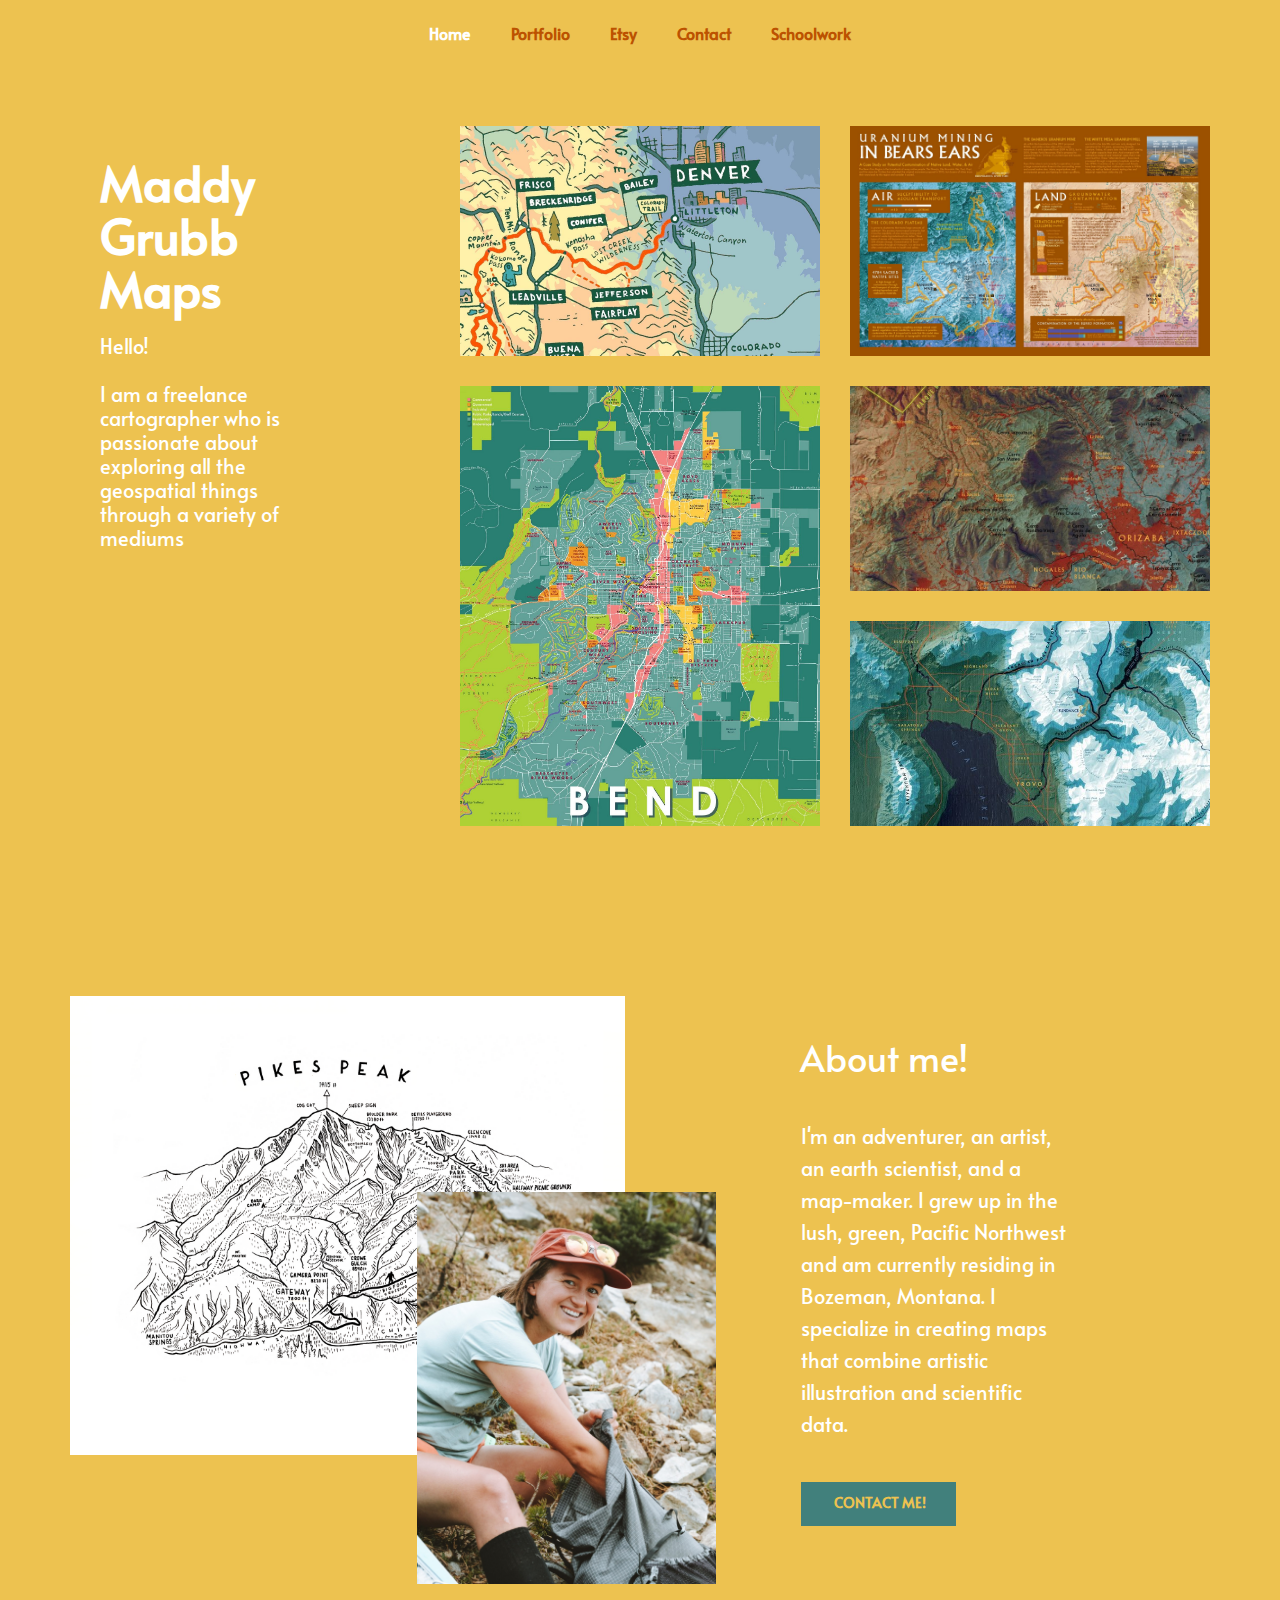
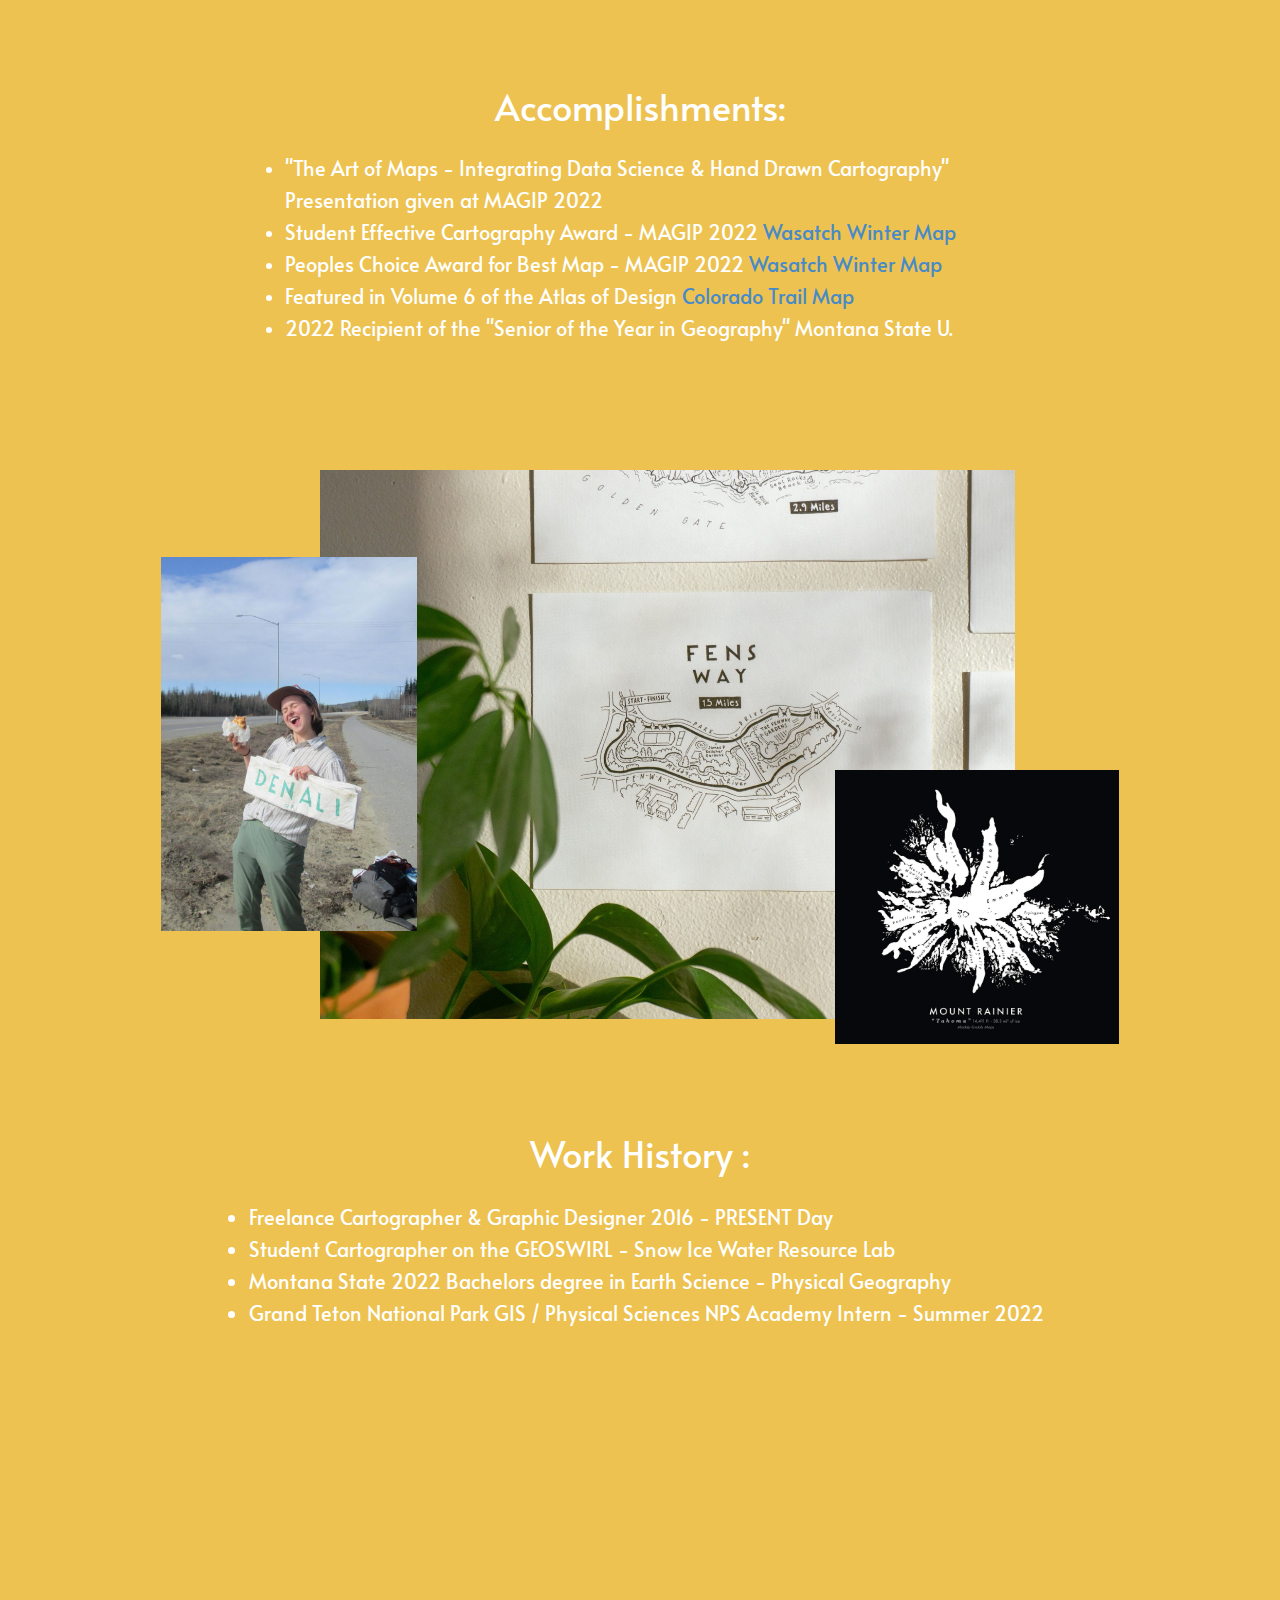
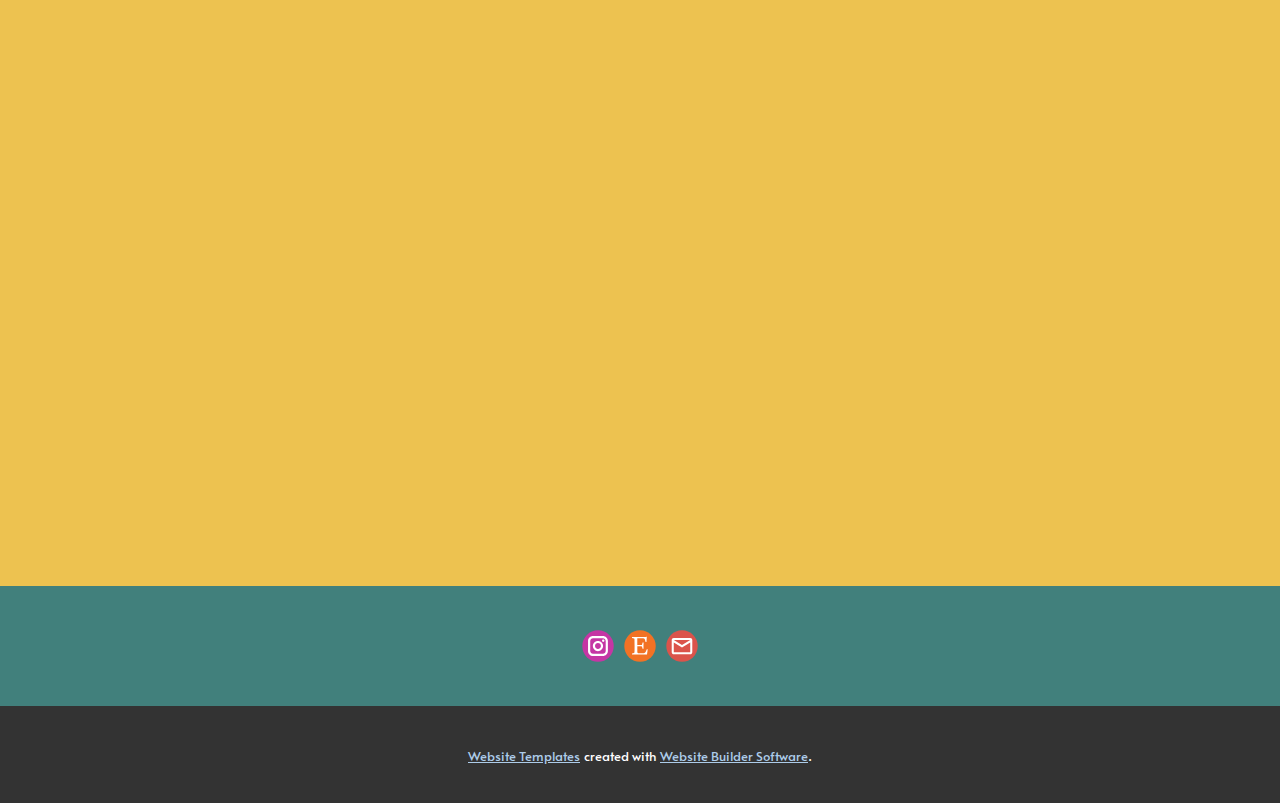
<file: index.html>
<!DOCTYPE html>
<html style="font-size: 16px;" lang="en">
  <head>
    <meta name="viewport" content="width=device-width, initial-scale=1.0">
    <meta charset="utf-8">
    <meta name="keywords" content="MaddyGrubbMaps, About me!, Other Work:">
    <meta name="description" content="">
    <meta name="page_type" content="np-template-header-footer-from-plugin">
    <title>Home</title>
    <link rel="stylesheet" href="nicepage.css" media="screen">
<link rel="stylesheet" href="Home.css" media="screen">
    <script class="u-script" type="text/javascript" src="jquery.js" defer=""></script>
    <script class="u-script" type="text/javascript" src="nicepage.js" defer=""></script>
    <meta name="generator" content="Nicepage 4.9.5, nicepage.com">
    <link id="u-theme-google-font" rel="stylesheet" href="https://fonts.googleapis.com/css?family=Roboto:100,100i,300,300i,400,400i,500,500i,700,700i,900,900i|Open+Sans:300,300i,400,400i,500,500i,600,600i,700,700i,800,800i">
    <link id="u-page-google-font" rel="stylesheet" href="https://fonts.googleapis.com/css?family=Alata:400">
    
    
    
    
    
    
    
    
    
    <script type="application/ld+json">{
		"@context": "http://schema.org",
		"@type": "Organization",
		"name": "Site1",
		"sameAs": [
				"https://www.instagram.com/maddy_grubb_maps/",
				"https://www.etsy.com/shop/MaddyGrubbMaps",
				"mailto:maddygrubbmaps@gmail.com"
		]
}</script>
    <meta name="theme-color" content="#478ac9">
    <meta property="og:title" content="Home">
    <meta property="og:description" content="">
    <meta property="og:type" content="website">
  </head>
  <body data-home-page="Home.html" data-home-page-title="Home" class="u-body u-xl-mode"><header class="u-clearfix u-custom-color-2 u-header u-sticky u-sticky-a775 u-header" id="sec-a639"><div class="u-clearfix u-sheet u-sheet-1">
        <nav class="u-align-center u-menu u-menu-dropdown u-offcanvas u-menu-1" data-position="">
          <div class="menu-collapse u-custom-font" style="font-size: 1rem; letter-spacing: 0px; font-family: Alata; font-weight: 700;">
            <a class="u-button-style u-custom-left-right-menu-spacing u-custom-padding-bottom u-custom-text-active-color u-custom-text-color u-custom-text-hover-color u-custom-top-bottom-menu-spacing u-nav-link u-text-active-palette-1-base u-text-hover-palette-2-base" href="#">
              <svg class="u-svg-link" viewBox="0 0 24 24"><use xmlns:xlink="http://www.w3.org/1999/xlink" xlink:href="#menu-hamburger"></use></svg>
              <svg class="u-svg-content" version="1.1" id="menu-hamburger" viewBox="0 0 16 16" x="0px" y="0px" xmlns:xlink="http://www.w3.org/1999/xlink" xmlns="http://www.w3.org/2000/svg"><g><rect y="1" width="16" height="2"></rect><rect y="7" width="16" height="2"></rect><rect y="13" width="16" height="2"></rect>
</g></svg>
            </a>
          </div>
          <div class="u-custom-menu u-nav-container">
            <ul class="u-custom-font u-nav u-unstyled u-nav-1"><li class="u-nav-item"><a class="u-button-style u-nav-link u-text-active-white u-text-custom-color-3 u-text-hover-custom-color-3" href="Home.html" style="padding: 10px 20px;">Home</a>
</li><li class="u-nav-item"><a class="u-button-style u-nav-link u-text-active-white u-text-custom-color-3 u-text-hover-custom-color-3" href="Portfolio.html" style="padding: 10px 20px;">Portfolio</a>
</li><li class="u-nav-item"><a class="u-button-style u-nav-link u-text-active-white u-text-custom-color-3 u-text-hover-custom-color-3" href="https://www.etsy.com/shop/MaddyGrubbMaps?ref=seller-platform-mcnav" target="_blank" style="padding: 10px 20px;">Etsy</a>
</li><li class="u-nav-item"><a class="u-button-style u-nav-link u-text-active-white u-text-custom-color-3 u-text-hover-custom-color-3" href="Contact.html" style="padding: 10px 20px;">Contact</a>
</li><li class="u-nav-item"><a class="u-button-style u-nav-link u-text-active-white u-text-custom-color-3 u-text-hover-custom-color-3" href="Schoolwork.html" style="padding: 10px 20px;">Schoolwork</a>
</li></ul>
          </div>
          <div class="u-custom-menu u-nav-container-collapse">
            <div class="u-black u-container-style u-inner-container-layout u-opacity u-opacity-95 u-sidenav">
              <div class="u-inner-container-layout u-sidenav-overflow">
                <div class="u-menu-close"></div>
                <ul class="u-align-center u-nav u-popupmenu-items u-unstyled u-nav-2"><li class="u-nav-item"><a class="u-button-style u-nav-link" href="Home.html" style="padding: 10px 20px;">Home</a>
</li><li class="u-nav-item"><a class="u-button-style u-nav-link" href="Portfolio.html" style="padding: 10px 20px;">Portfolio</a>
</li><li class="u-nav-item"><a class="u-button-style u-nav-link" href="https://www.etsy.com/shop/MaddyGrubbMaps?ref=seller-platform-mcnav" target="_blank" style="padding: 10px 20px;">Etsy</a>
</li><li class="u-nav-item"><a class="u-button-style u-nav-link" href="Contact.html" style="padding: 10px 20px;">Contact</a>
</li><li class="u-nav-item"><a class="u-button-style u-nav-link" href="Schoolwork.html" style="padding: 10px 20px;">Schoolwork</a>
</li></ul>
              </div>
            </div>
            <div class="u-black u-menu-overlay u-opacity u-opacity-70"></div>
          </div>
        </nav>
      </div></header>
    <section class="u-clearfix u-custom-color-2 u-section-1" id="carousel_cab1">
      <div class="u-clearfix u-sheet u-sheet-1">
        <div class="u-clearfix u-expanded-width u-gutter-30 u-layout-wrap u-layout-wrap-1">
          <div class="u-layout">
            <div class="u-layout-row">
              <div class="u-size-20 u-size-60-md">
                <div class="u-layout-col">
                  <div class="u-align-left u-container-style u-layout-cell u-shape-rectangle u-size-60 u-layout-cell-1">
                    <div class="u-container-layout u-container-layout-1">
                      <h2 class="u-subtitle u-text u-text-1">Maddy<br>Grubb<br>Maps<br>
                      </h2>
                      <h5 class="u-custom-font u-text u-text-body-alt-color u-text-2">Hello!<br>
                        <br>I am a freelance cartographer who is passionate about exploring all the geospatial things through a variety of mediums
                      </h5>
                    </div>
                  </div>
                </div>
              </div>
              <div class="u-size-40 u-size-60-md">
                <div class="u-layout-col">
                  <div class="u-size-20">
                    <div class="u-layout-row">
                      <div class="u-container-style u-image u-layout-cell u-size-30 u-image-1" data-image-width="1440" data-image-height="1080">
                        <div class="u-container-layout u-container-layout-2"></div>
                      </div>
                      <div class="u-container-style u-image u-layout-cell u-size-30 u-image-2" data-image-width="1600" data-image-height="1035">
                        <div class="u-container-layout u-container-layout-3"></div>
                      </div>
                    </div>
                  </div>
                  <div class="u-size-40">
                    <div class="u-layout-row">
                      <div class="u-size-30">
                        <div class="u-layout-col">
                          <div class="u-container-style u-image u-layout-cell u-size-60 u-image-3" data-image-width="1321" data-image-height="1600">
                            <div class="u-container-layout u-container-layout-4"></div>
                          </div>
                        </div>
                      </div>
                      <div class="u-size-30">
                        <div class="u-layout-col">
                          <div class="u-container-style u-image u-layout-cell u-size-30 u-image-4" data-image-width="1421" data-image-height="1600">
                            <div class="u-container-layout u-container-layout-5"></div>
                          </div>
                          <div class="u-container-style u-image u-layout-cell u-size-30 u-image-5" data-image-width="800" data-image-height="1600">
                            <div class="u-container-layout u-container-layout-6"></div>
                          </div>
                        </div>
                      </div>
                    </div>
                  </div>
                </div>
              </div>
            </div>
          </div>
        </div>
      </div>
    </section>
    <section class="u-clearfix u-custom-color-2 u-section-2" id="sec-63b0">
      <div class="u-clearfix u-sheet u-sheet-1"></div>
    </section>
    <section class="u-align-center u-clearfix u-custom-color-2 u-section-3" id="sec-7ba8">
      <div class="u-clearfix u-sheet u-sheet-1">
        <div class="u-clearfix u-expanded-width u-gutter-0 u-layout-wrap u-layout-wrap-1">
          <div class="u-layout">
            <div class="u-layout-row">
              <div class="u-container-style u-layout-cell u-left-cell u-size-34 u-layout-cell-1">
                <div class="u-container-layout u-container-layout-1">
                  <img class="u-image u-image-1" src="images/Pikes_Peak_Ink_Final1.png" data-image-width="1600" data-image-height="1600">
                  <img alt="" class="u-align-left u-image u-image-default u-image-2" data-image-width="3098" data-image-height="3872" src="images/SkiingtheBlaze2021-31.jpeg">
                </div>
              </div>
              <div class="u-align-left u-container-style u-layout-cell u-right-cell u-size-26 u-layout-cell-2">
                <div class="u-container-layout u-container-layout-2">
                  <h2 class="u-text u-text-1">About me!</h2>
                  <p class="u-text u-text-body-alt-color u-text-2">I'm an adventurer, an artist, an earth scientist, and a map-maker. I grew up in the lush, green, Pacific Northwest and am currently residing in Bozeman, Montana. I specialize in creating maps that combine artistic illustration and scientific data.&nbsp;</p>
                  <a href="" class="u-border-none u-btn u-button-style u-custom-font u-hover-palette-4-dark-1 u-palette-4-dark-2 u-text-custom-color-2 u-text-hover-white u-btn-1"><span class="u-icon"></span>&nbsp;CONTACT ME!
                  </a>
                </div>
              </div>
            </div>
          </div>
        </div>
      </div>
    </section>
    <section class="u-clearfix u-custom-color-2 u-section-4" id="sec-12c4">
      <div class="u-clearfix u-sheet u-sheet-1">
        <h2 class="u-align-center u-text u-text-1">Accomplishments:</h2>
        <ul class="u-custom-font u-text u-text-white u-text-2">
          <li>
            <span style="font-size: 20px;">"The Art of Maps - Integrating Data Science &amp; Hand Drawn Cartography" Presentation given at MAGIP 2022</span>
          </li>
          <li>
            <span style="font-size: 1.25rem;">Student Effective Cartography Award - MAGIP 2022 <a href="https://maddygrubbmaps.github.io/Portfolio.html#&amp;gid=6&amp;pid=5" class="u-active-none u-border-none u-btn u-button-link u-button-style u-hover-none u-none u-text-palette-1-base u-btn-1" target="_blank">Wasatch Winter Map</a>
            </span>
          </li>
          <li>
            <span style="font-size: 1.25rem;">Peoples Choice Award for Best Map ​- MAGIP 2022 <a href="https://maddygrubbmaps.github.io/Portfolio.html#&amp;gid=6&amp;pid=5" class="u-active-none u-border-none u-btn u-button-link u-button-style u-hover-none u-none u-text-palette-1-base u-btn-2" target="_blank">Wasatch Winter Map</a>
            </span>
          </li>
          <li>
            <span style="font-size: 1.25rem;">Featured in Volume 6 of the Atlas of Design <a href="https://maddygrubbmaps.github.io/Portfolio.html#&amp;gid=2&amp;pid=2" class="u-active-none u-border-none u-btn u-button-link u-button-style u-hover-none u-none u-text-palette-1-base u-btn-3" target="_blank">Colorado Trail Map</a>
            </span>
          </li>
          <li>
            <span style="font-size: 1.25rem;">2022 Recipient of the "Senior of the Year in Geography" Montana State U.</span>
          </li>
        </ul>
      </div>
    </section>
    <section class="u-clearfix u-custom-color-2 u-section-5" id="carousel_b71c">
      <div class="u-clearfix u-sheet u-sheet-1">
        <img class="u-image u-image-default u-image-1" src="images/IMG_1443.jpeg" alt="" data-image-width="1600" data-image-height="1067">
        <img class="u-image u-image-default u-image-2" src="images/rainier_black.jpeg" alt="" data-image-width="1600" data-image-height="1599">
        <img class="u-image u-image-default u-image-3" src="images/IMG_0798.jpeg" alt="" data-image-width="1600" data-image-height="1200">
      </div>
    </section>
    <section class="u-clearfix u-custom-color-2 u-section-6" id="sec-179d">
      <div class="u-clearfix u-sheet u-sheet-1">
        <h2 class="u-align-center u-text u-text-1">Work History :</h2>
        <ul class="u-custom-font u-text u-text-white u-text-2">
          <li>Freelance Cartographer &amp; Graphic Designer 2016 - PRESENT Day</li>
          <li>Student Cartographer on the GEOSWIRL - Snow Ice Water Resource Lab</li>
          <li>Montana State 2022 Bachelors degree in Earth Science - Physical Geography</li>
          <li>Grand Teton National Park GIS / Physical Sciences NPS Academy Intern - Summer 2022</li>
        </ul>
      </div>
    </section>
    <section class="u-align-center u-clearfix u-custom-color-2 u-section-7" id="sec-b099">
      <div class="u-clearfix u-sheet u-valign-middle u-sheet-1">
        <div class="u-align-left u-expanded-width-sm u-expanded-width-xs u-video u-video-contain u-video-1">
          <div class="embed-responsive embed-responsive-1">
            <iframe style="position: absolute;top: 0;left: 0;width: 100%;height: 100%;" class="embed-responsive-item" src="https://www.youtube.com/embed/y26hpyh0b4U?mute=0&amp;showinfo=0&amp;controls=0&amp;start=0" frameborder="0" allowfullscreen=""></iframe>
          </div>
        </div>
      </div>
    </section>
    <section class="u-clearfix u-custom-color-2 u-section-8" id="sec-9ad5">
      <div class="u-clearfix u-sheet u-sheet-1"></div>
    </section>
    
    
    <footer class="u-clearfix u-footer u-palette-4-dark-2" id="sec-9662"><div class="u-clearfix u-sheet u-sheet-1">
        <div class="u-align-left u-social-icons u-spacing-10 u-social-icons-1">
          <a class="u-social-url" title="instagram" target="_blank" href="https://www.instagram.com/maddy_grubb_maps/"><span class="u-icon u-social-icon u-social-instagram u-icon-1"><svg class="u-svg-link" preserveAspectRatio="xMidYMin slice" viewBox="0 0 112 112" style=""><use xmlns:xlink="http://www.w3.org/1999/xlink" xlink:href="#svg-9d7c"></use></svg><svg class="u-svg-content" viewBox="0 0 112 112" x="0" y="0" id="svg-9d7c"><circle fill="currentColor" cx="56.1" cy="56.1" r="55"></circle><path fill="#FFFFFF" d="M55.9,38.2c-9.9,0-17.9,8-17.9,17.9C38,66,46,74,55.9,74c9.9,0,17.9-8,17.9-17.9C73.8,46.2,65.8,38.2,55.9,38.2
            z M55.9,66.4c-5.7,0-10.3-4.6-10.3-10.3c-0.1-5.7,4.6-10.3,10.3-10.3c5.7,0,10.3,4.6,10.3,10.3C66.2,61.8,61.6,66.4,55.9,66.4z"></path><path fill="#FFFFFF" d="M74.3,33.5c-2.3,0-4.2,1.9-4.2,4.2s1.9,4.2,4.2,4.2s4.2-1.9,4.2-4.2S76.6,33.5,74.3,33.5z"></path><path fill="#FFFFFF" d="M73.1,21.3H38.6c-9.7,0-17.5,7.9-17.5,17.5v34.5c0,9.7,7.9,17.6,17.5,17.6h34.5c9.7,0,17.5-7.9,17.5-17.5V38.8
            C90.6,29.1,82.7,21.3,73.1,21.3z M83,73.3c0,5.5-4.5,9.9-9.9,9.9H38.6c-5.5,0-9.9-4.5-9.9-9.9V38.8c0-5.5,4.5-9.9,9.9-9.9h34.5
            c5.5,0,9.9,4.5,9.9,9.9V73.3z"></path></svg></span>
          </a>
          <a class="u-social-url" target="_blank" data-type="Etsy" title="etsy" href="https://www.etsy.com/shop/MaddyGrubbMaps"><span class="u-icon u-social-etsy u-social-icon u-icon-2"><svg class="u-svg-link" preserveAspectRatio="xMidYMin slice" viewBox="0 0 112 112" style=""><use xmlns:xlink="http://www.w3.org/1999/xlink" xlink:href="#svg-2858"></use></svg><svg class="u-svg-content" viewBox="0 0 112 112" x="0" y="0" id="svg-2858"><circle fill="currentColor" cx="56.1" cy="56.1" r="55"></circle><path fill="#FFFFFF" d="M46.5,53.1V30.3c0-0.8,0.1-1.3,1.5-1.3h19.6c3.4,0,5.3,2.9,6.7,8.3l1.1,4.3h3.3C79.5,29.3,80,24,80,24
	s-8.4,0.9-13.4,0.9H41.5L28,24.5V28l4.5,0.8c3.2,0.6,3.9,1.3,4.2,4.1c0,0,0.3,8.4,0.3,22.3c0,13.9-0.3,22.2-0.3,22.2
	c0,2.5-1,3.5-4.2,4L28,82.5V86l13.5-0.4H64c5.1,0,16.8,0.4,16.8,0.4c0.3-3,2-16.8,2.2-18.3h-3.2l-3.3,7.5c-2.7,5.9-6.5,6.3-10.8,6.3
	H52.9c-4.3,0-6.3-1.7-6.3-5.3V57c0,0,9.4,0,12.6,0.3c2.4,0.2,3.9,0.8,4.6,4.1l1,4.4h3.7l-0.3-11l0.5-11.1h-3.7l-1.2,4.9
	c-0.8,3.2-1.3,3.8-4.6,4.1C55.5,53.1,46.5,53,46.5,53.1L46.5,53.1L46.5,53.1L46.5,53.1L46.5,53.1z"></path></svg></span>
          </a>
          <a class="u-social-url" target="_blank" data-type="Email" title="Email" href="mailto:maddygrubbmaps@gmail.com"><span class="u-icon u-social-email u-social-icon u-icon-3"><svg class="u-svg-link" preserveAspectRatio="xMidYMin slice" viewBox="0 0 112 112" style=""><use xmlns:xlink="http://www.w3.org/1999/xlink" xlink:href="#svg-aff1"></use></svg><svg class="u-svg-content" viewBox="0 0 112 112" x="0" y="0" id="svg-aff1"><circle fill="currentColor" cx="56.1" cy="56.1" r="55"></circle><path id="path3864" fill="#FFFFFF" d="M27.2,28h57.6c4,0,7.2,3.2,7.2,7.2l0,0v42.7c0,3.9-3.2,7.2-7.2,7.2l0,0H27.2
	c-4,0-7.2-3.2-7.2-7.2V35.2C20,31.1,23.2,28,27.2,28 M56,52.9l28.8-17.8H27.2L56,52.9 M27.2,77.7h57.6V43.5L56,61.3L27.2,43.5V77.7z
	"></path></svg></span>
          </a>
        </div>
      </div></footer>
    <section class="u-backlink u-clearfix u-grey-80">
      <a class="u-link" href="https://nicepage.com/website-templates" target="_blank">
        <span>Website Templates</span>
      </a>
      <p class="u-text">
        <span>created with</span>
      </p>
      <a class="u-link" href="" target="_blank">
        <span>Website Builder Software</span>
      </a>. 
    </section>
  </body>
</html>
</file>
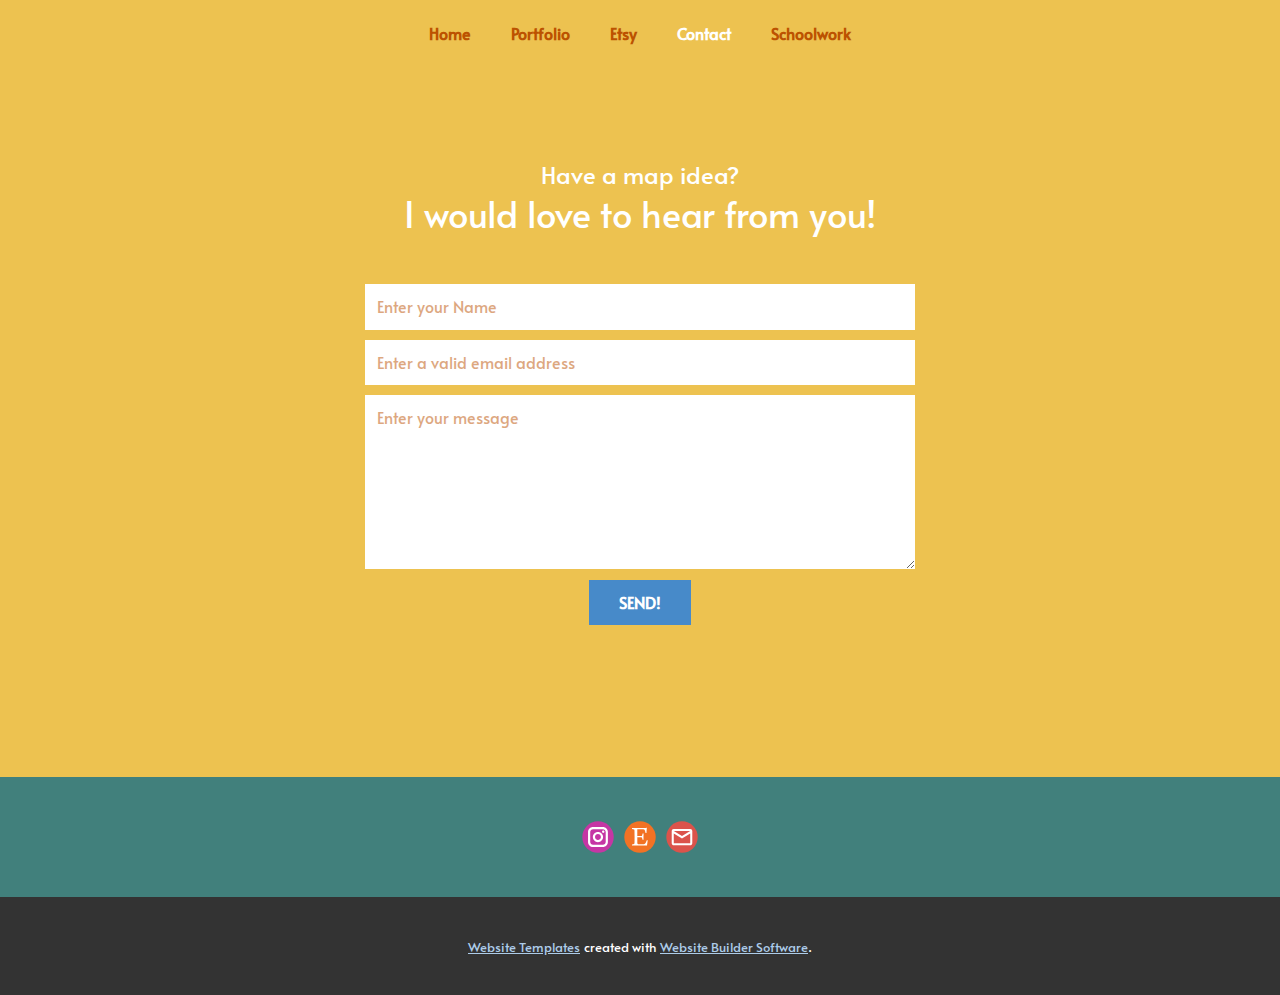
<file: Contact.html>
<!DOCTYPE html>
<html style="font-size: 16px;" lang="en">
  <head>
    <meta name="viewport" content="width=device-width, initial-scale=1.0">
    <meta charset="utf-8">
    <meta name="keywords" content="I would love to hear from you!">
    <meta name="description" content="">
    <meta name="page_type" content="np-template-header-footer-from-plugin">
    <title>Contact</title>
    <link rel="stylesheet" href="nicepage.css" media="screen">
<link rel="stylesheet" href="Contact.css" media="screen">
    <script class="u-script" type="text/javascript" src="jquery.js" defer=""></script>
    <script class="u-script" type="text/javascript" src="nicepage.js" defer=""></script>
    <meta name="generator" content="Nicepage 4.9.5, nicepage.com">
    <link id="u-theme-google-font" rel="stylesheet" href="https://fonts.googleapis.com/css?family=Roboto:100,100i,300,300i,400,400i,500,500i,700,700i,900,900i|Open+Sans:300,300i,400,400i,500,500i,600,600i,700,700i,800,800i">
    <link id="u-page-google-font" rel="stylesheet" href="https://fonts.googleapis.com/css?family=Alata:400">
    
    
    <script type="application/ld+json">{
		"@context": "http://schema.org",
		"@type": "Organization",
		"name": "Site1",
		"sameAs": [
				"https://www.instagram.com/maddy_grubb_maps/",
				"https://www.etsy.com/shop/MaddyGrubbMaps",
				"mailto:maddygrubbmaps@gmail.com"
		]
}</script>
    <meta name="theme-color" content="#478ac9">
    <meta property="og:title" content="Contact">
    <meta property="og:description" content="">
    <meta property="og:type" content="website">
  </head>
  <body class="u-body u-xl-mode"><header class="u-clearfix u-custom-color-2 u-header u-sticky u-sticky-a775 u-header" id="sec-a639"><div class="u-clearfix u-sheet u-sheet-1">
        <nav class="u-align-center u-menu u-menu-dropdown u-offcanvas u-menu-1" data-position="">
          <div class="menu-collapse u-custom-font" style="font-size: 1rem; letter-spacing: 0px; font-family: Alata; font-weight: 700;">
            <a class="u-button-style u-custom-left-right-menu-spacing u-custom-padding-bottom u-custom-text-active-color u-custom-text-color u-custom-text-hover-color u-custom-top-bottom-menu-spacing u-nav-link u-text-active-palette-1-base u-text-hover-palette-2-base" href="#">
              <svg class="u-svg-link" viewBox="0 0 24 24"><use xmlns:xlink="http://www.w3.org/1999/xlink" xlink:href="#menu-hamburger"></use></svg>
              <svg class="u-svg-content" version="1.1" id="menu-hamburger" viewBox="0 0 16 16" x="0px" y="0px" xmlns:xlink="http://www.w3.org/1999/xlink" xmlns="http://www.w3.org/2000/svg"><g><rect y="1" width="16" height="2"></rect><rect y="7" width="16" height="2"></rect><rect y="13" width="16" height="2"></rect>
</g></svg>
            </a>
          </div>
          <div class="u-custom-menu u-nav-container">
            <ul class="u-custom-font u-nav u-unstyled u-nav-1"><li class="u-nav-item"><a class="u-button-style u-nav-link u-text-active-white u-text-custom-color-3 u-text-hover-custom-color-3" href="Home.html" style="padding: 10px 20px;">Home</a>
</li><li class="u-nav-item"><a class="u-button-style u-nav-link u-text-active-white u-text-custom-color-3 u-text-hover-custom-color-3" href="Portfolio.html" style="padding: 10px 20px;">Portfolio</a>
</li><li class="u-nav-item"><a class="u-button-style u-nav-link u-text-active-white u-text-custom-color-3 u-text-hover-custom-color-3" href="https://www.etsy.com/shop/MaddyGrubbMaps?ref=seller-platform-mcnav" target="_blank" style="padding: 10px 20px;">Etsy</a>
</li><li class="u-nav-item"><a class="u-button-style u-nav-link u-text-active-white u-text-custom-color-3 u-text-hover-custom-color-3" href="Contact.html" style="padding: 10px 20px;">Contact</a>
</li><li class="u-nav-item"><a class="u-button-style u-nav-link u-text-active-white u-text-custom-color-3 u-text-hover-custom-color-3" href="Schoolwork.html" style="padding: 10px 20px;">Schoolwork</a>
</li></ul>
          </div>
          <div class="u-custom-menu u-nav-container-collapse">
            <div class="u-black u-container-style u-inner-container-layout u-opacity u-opacity-95 u-sidenav">
              <div class="u-inner-container-layout u-sidenav-overflow">
                <div class="u-menu-close"></div>
                <ul class="u-align-center u-nav u-popupmenu-items u-unstyled u-nav-2"><li class="u-nav-item"><a class="u-button-style u-nav-link" href="Home.html" style="padding: 10px 20px;">Home</a>
</li><li class="u-nav-item"><a class="u-button-style u-nav-link" href="Portfolio.html" style="padding: 10px 20px;">Portfolio</a>
</li><li class="u-nav-item"><a class="u-button-style u-nav-link" href="https://www.etsy.com/shop/MaddyGrubbMaps?ref=seller-platform-mcnav" target="_blank" style="padding: 10px 20px;">Etsy</a>
</li><li class="u-nav-item"><a class="u-button-style u-nav-link" href="Contact.html" style="padding: 10px 20px;">Contact</a>
</li><li class="u-nav-item"><a class="u-button-style u-nav-link" href="Schoolwork.html" style="padding: 10px 20px;">Schoolwork</a>
</li></ul>
              </div>
            </div>
            <div class="u-black u-menu-overlay u-opacity u-opacity-70"></div>
          </div>
        </nav>
      </div></header>
    <section class="u-align-center u-clearfix u-custom-color-2 u-section-1" id="sec-4f35">
      <div class="u-clearfix u-sheet u-sheet-1">
        <p class="u-text u-text-default u-text-white u-text-1">Have a map idea?<br>
        </p>
        <h2 class="u-text u-text-default u-text-2">I would love to hear from you!</h2>
        <div class="u-form u-form-1">
          <form action="https://github.us14.list-manage.com/subscribe/post?u=c5a48837ed5f024dd7fe33bdc&amp;amp;id=7efb63c524" method="POST" class="u-clearfix u-form-spacing-10 u-form-vertical u-inner-form" style="padding: 10px" source="mailchimp" name="form">
            <div class="u-form-group u-form-name u-label-none">
              <label for="name-3b9a" class="u-custom-font u-label u-label-1">Name</label>
              <input type="text" placeholder="Enter your Name" id="name-3b9a" name="name" class="u-custom-font u-input u-input-rectangle u-text-custom-color-3 u-white u-input-1" required="">
            </div>
            <div class="u-form-email u-form-group u-label-none">
              <label for="email-3b9a" class="u-custom-font u-label u-label-2">Email</label>
              <input type="email" placeholder="Enter a valid email address" id="email-3b9a" name="email" class="u-custom-font u-input u-input-rectangle u-text-custom-color-3 u-white u-input-2" required="">
            </div>
            <div class="u-form-group u-form-message u-label-none">
              <label for="message-3b9a" class="u-custom-font u-label u-label-3">Message</label>
              <textarea placeholder="Enter your message" rows="6" cols="50" id="message-3b9a" name="message" class="u-custom-font u-input u-input-rectangle u-text-custom-color-3 u-white u-input-3" required=""></textarea>
            </div>
            <div class="u-align-center u-form-group u-form-submit">
              <a href="#" class="u-btn u-btn-submit u-button-style u-custom-font u-btn-1">SEND!<br>
              </a>
              <input type="submit" value="submit" class="u-form-control-hidden">
            </div>
            <div class="u-form-send-message u-form-send-success"> Thank you! Your message has been sent. </div>
            <div class="u-form-send-error u-form-send-message"> Unable to send your message. Please fix errors then try again. </div>
            <input type="hidden" value="" name="recaptchaResponse">
          </form>
        </div>
      </div>
    </section>
    
    
    <footer class="u-clearfix u-footer u-palette-4-dark-2" id="sec-9662"><div class="u-clearfix u-sheet u-sheet-1">
        <div class="u-align-left u-social-icons u-spacing-10 u-social-icons-1">
          <a class="u-social-url" title="instagram" target="_blank" href="https://www.instagram.com/maddy_grubb_maps/"><span class="u-icon u-social-icon u-social-instagram u-icon-1"><svg class="u-svg-link" preserveAspectRatio="xMidYMin slice" viewBox="0 0 112 112" style=""><use xmlns:xlink="http://www.w3.org/1999/xlink" xlink:href="#svg-9d7c"></use></svg><svg class="u-svg-content" viewBox="0 0 112 112" x="0" y="0" id="svg-9d7c"><circle fill="currentColor" cx="56.1" cy="56.1" r="55"></circle><path fill="#FFFFFF" d="M55.9,38.2c-9.9,0-17.9,8-17.9,17.9C38,66,46,74,55.9,74c9.9,0,17.9-8,17.9-17.9C73.8,46.2,65.8,38.2,55.9,38.2
            z M55.9,66.4c-5.7,0-10.3-4.6-10.3-10.3c-0.1-5.7,4.6-10.3,10.3-10.3c5.7,0,10.3,4.6,10.3,10.3C66.2,61.8,61.6,66.4,55.9,66.4z"></path><path fill="#FFFFFF" d="M74.3,33.5c-2.3,0-4.2,1.9-4.2,4.2s1.9,4.2,4.2,4.2s4.2-1.9,4.2-4.2S76.6,33.5,74.3,33.5z"></path><path fill="#FFFFFF" d="M73.1,21.3H38.6c-9.7,0-17.5,7.9-17.5,17.5v34.5c0,9.7,7.9,17.6,17.5,17.6h34.5c9.7,0,17.5-7.9,17.5-17.5V38.8
            C90.6,29.1,82.7,21.3,73.1,21.3z M83,73.3c0,5.5-4.5,9.9-9.9,9.9H38.6c-5.5,0-9.9-4.5-9.9-9.9V38.8c0-5.5,4.5-9.9,9.9-9.9h34.5
            c5.5,0,9.9,4.5,9.9,9.9V73.3z"></path></svg></span>
          </a>
          <a class="u-social-url" target="_blank" data-type="Etsy" title="etsy" href="https://www.etsy.com/shop/MaddyGrubbMaps"><span class="u-icon u-social-etsy u-social-icon u-icon-2"><svg class="u-svg-link" preserveAspectRatio="xMidYMin slice" viewBox="0 0 112 112" style=""><use xmlns:xlink="http://www.w3.org/1999/xlink" xlink:href="#svg-2858"></use></svg><svg class="u-svg-content" viewBox="0 0 112 112" x="0" y="0" id="svg-2858"><circle fill="currentColor" cx="56.1" cy="56.1" r="55"></circle><path fill="#FFFFFF" d="M46.5,53.1V30.3c0-0.8,0.1-1.3,1.5-1.3h19.6c3.4,0,5.3,2.9,6.7,8.3l1.1,4.3h3.3C79.5,29.3,80,24,80,24
	s-8.4,0.9-13.4,0.9H41.5L28,24.5V28l4.5,0.8c3.2,0.6,3.9,1.3,4.2,4.1c0,0,0.3,8.4,0.3,22.3c0,13.9-0.3,22.2-0.3,22.2
	c0,2.5-1,3.5-4.2,4L28,82.5V86l13.5-0.4H64c5.1,0,16.8,0.4,16.8,0.4c0.3-3,2-16.8,2.2-18.3h-3.2l-3.3,7.5c-2.7,5.9-6.5,6.3-10.8,6.3
	H52.9c-4.3,0-6.3-1.7-6.3-5.3V57c0,0,9.4,0,12.6,0.3c2.4,0.2,3.9,0.8,4.6,4.1l1,4.4h3.7l-0.3-11l0.5-11.1h-3.7l-1.2,4.9
	c-0.8,3.2-1.3,3.8-4.6,4.1C55.5,53.1,46.5,53,46.5,53.1L46.5,53.1L46.5,53.1L46.5,53.1L46.5,53.1z"></path></svg></span>
          </a>
          <a class="u-social-url" target="_blank" data-type="Email" title="Email" href="mailto:maddygrubbmaps@gmail.com"><span class="u-icon u-social-email u-social-icon u-icon-3"><svg class="u-svg-link" preserveAspectRatio="xMidYMin slice" viewBox="0 0 112 112" style=""><use xmlns:xlink="http://www.w3.org/1999/xlink" xlink:href="#svg-aff1"></use></svg><svg class="u-svg-content" viewBox="0 0 112 112" x="0" y="0" id="svg-aff1"><circle fill="currentColor" cx="56.1" cy="56.1" r="55"></circle><path id="path3864" fill="#FFFFFF" d="M27.2,28h57.6c4,0,7.2,3.2,7.2,7.2l0,0v42.7c0,3.9-3.2,7.2-7.2,7.2l0,0H27.2
	c-4,0-7.2-3.2-7.2-7.2V35.2C20,31.1,23.2,28,27.2,28 M56,52.9l28.8-17.8H27.2L56,52.9 M27.2,77.7h57.6V43.5L56,61.3L27.2,43.5V77.7z
	"></path></svg></span>
          </a>
        </div>
      </div></footer>
    <section class="u-backlink u-clearfix u-grey-80">
      <a class="u-link" href="https://nicepage.com/website-templates" target="_blank">
        <span>Website Templates</span>
      </a>
      <p class="u-text">
        <span>created with</span>
      </p>
      <a class="u-link" href="" target="_blank">
        <span>Website Builder Software</span>
      </a>. 
    </section>
  </body>
</html>
</file>
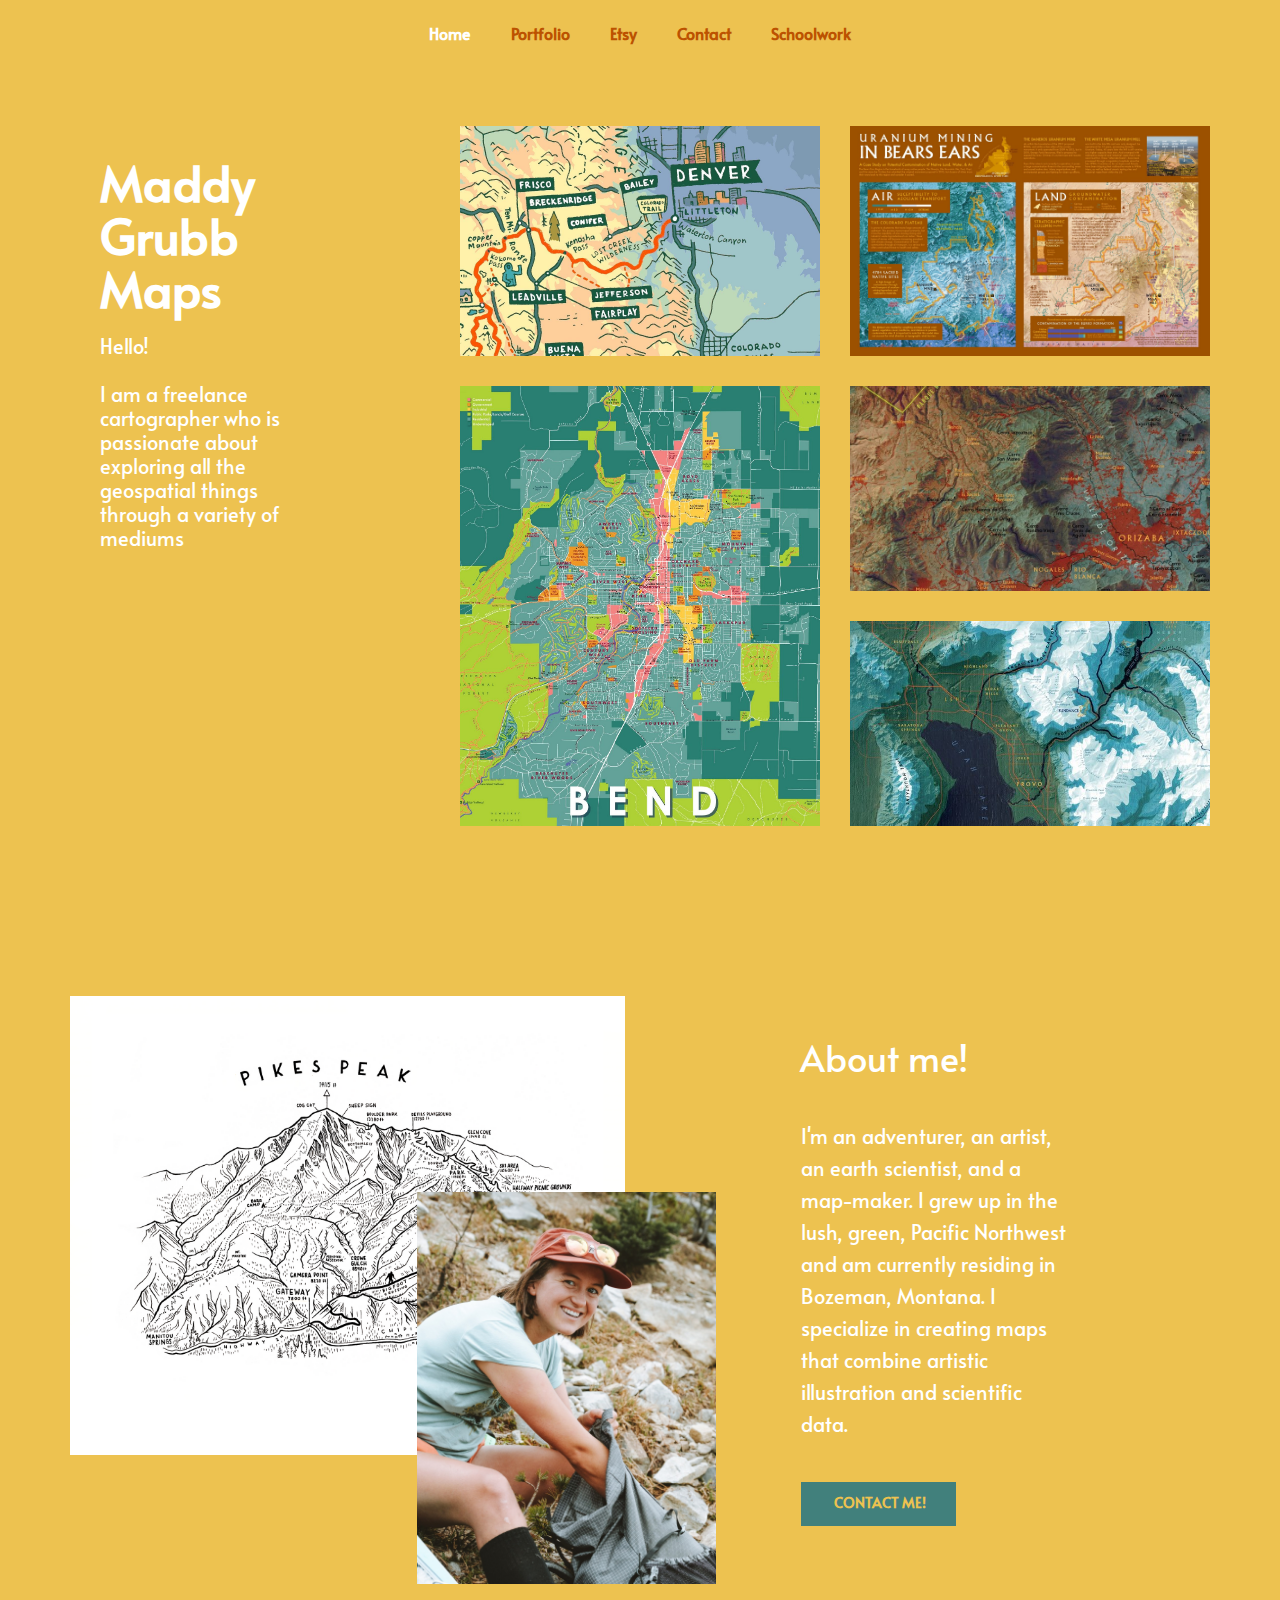
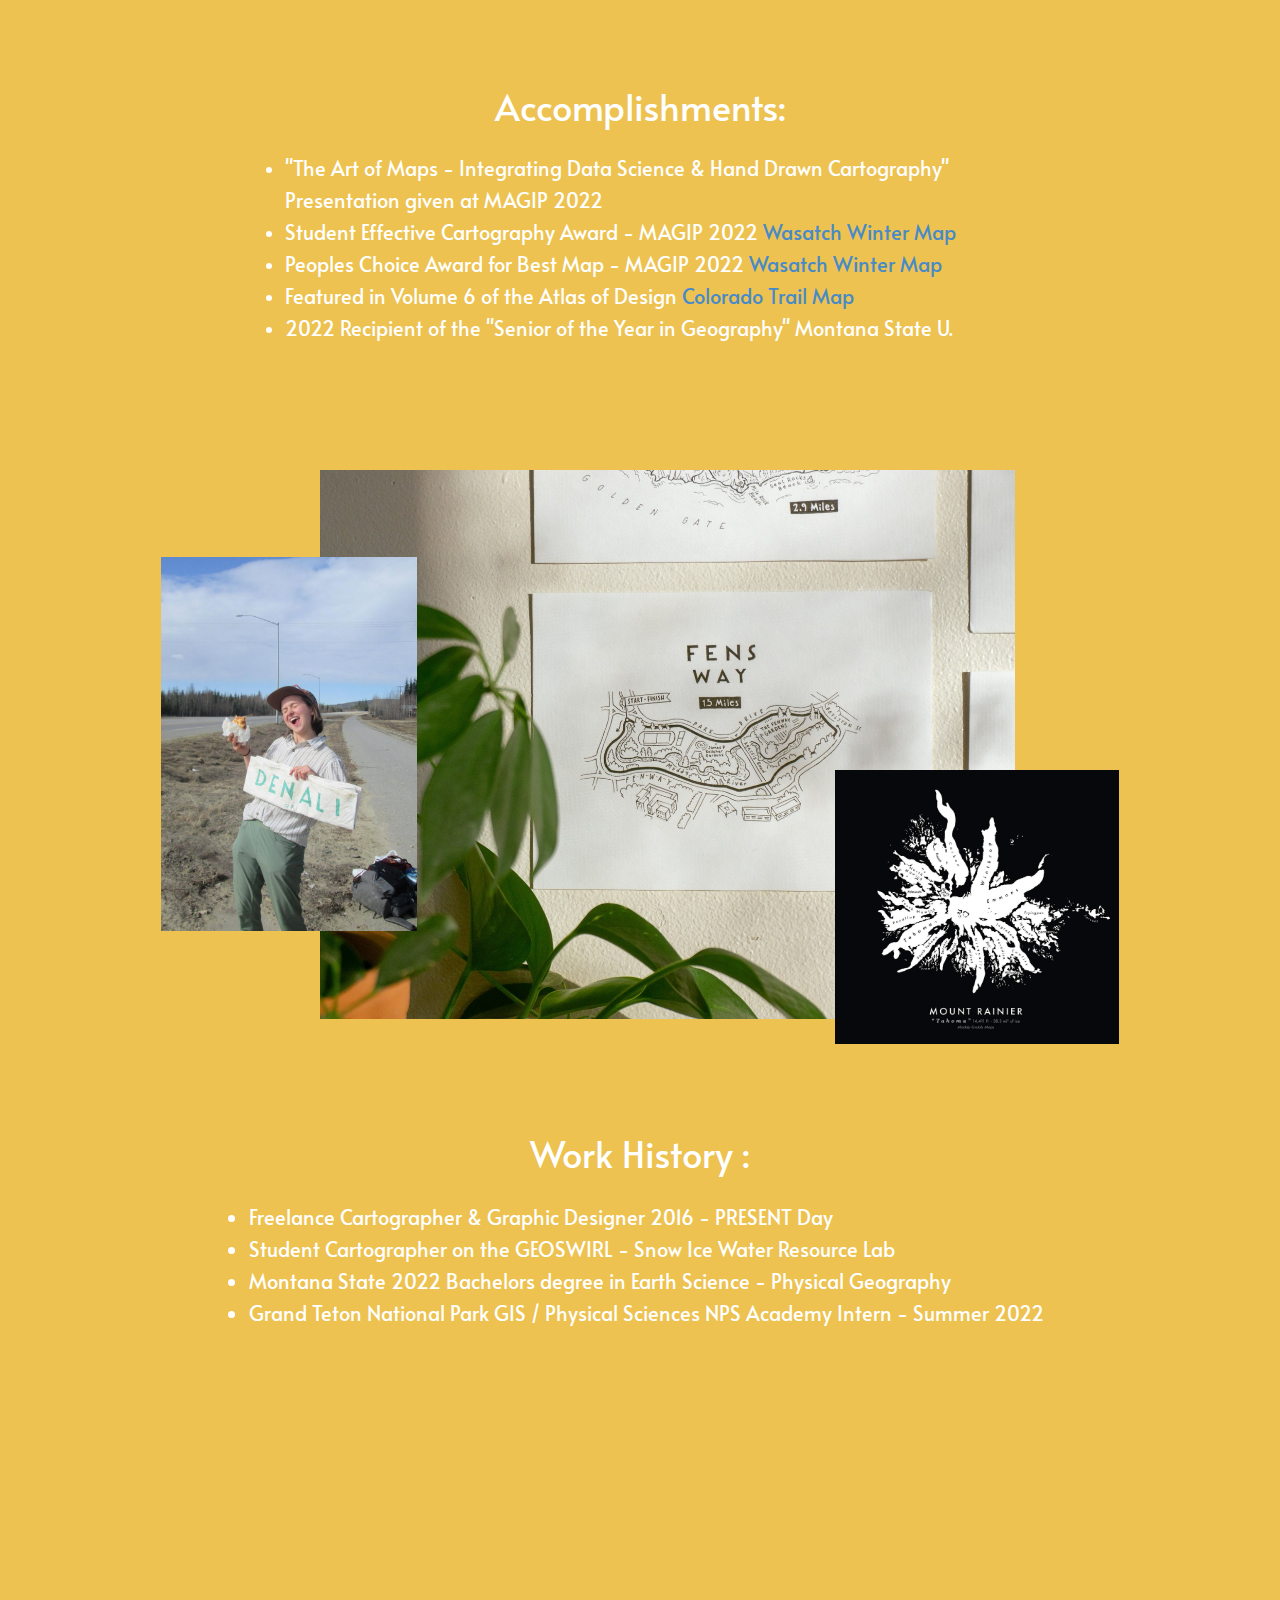
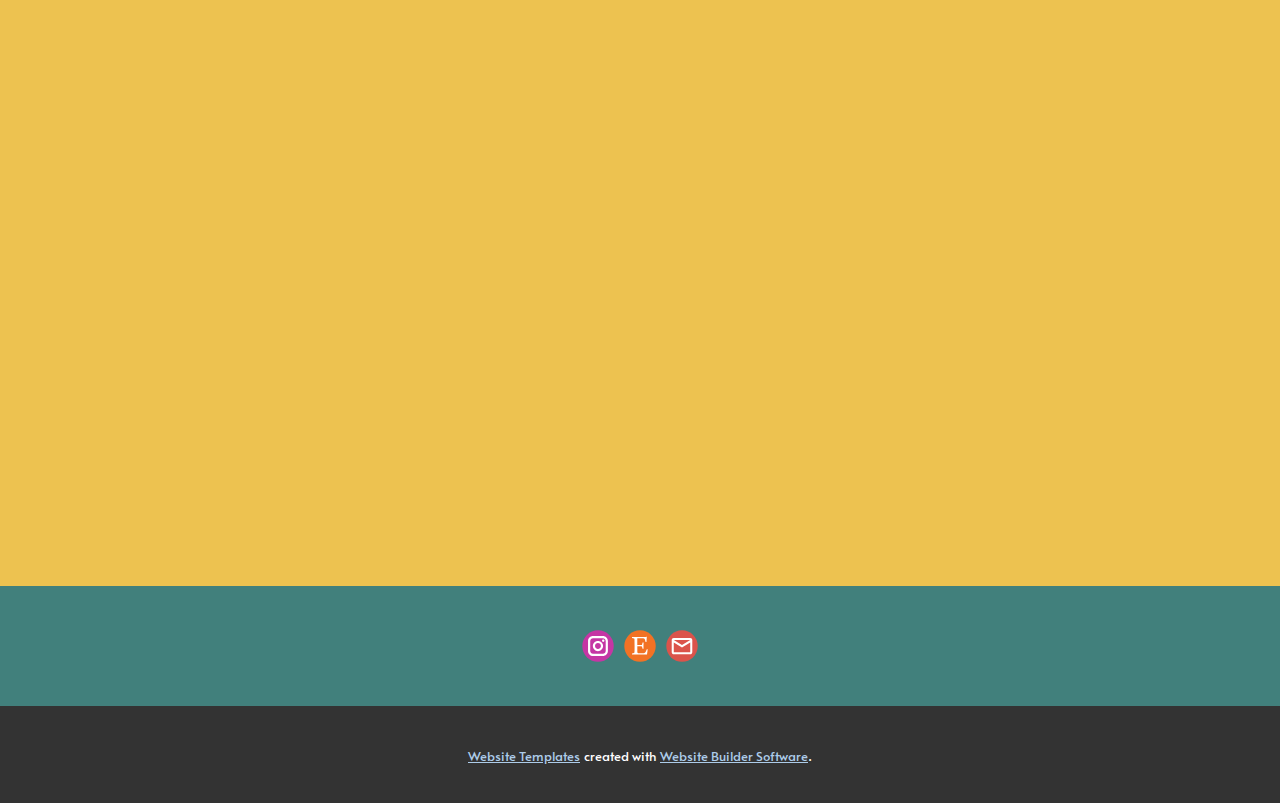
<file: Home.html>
<!DOCTYPE html>
<html style="font-size: 16px;" lang="en">
  <head>
    <meta name="viewport" content="width=device-width, initial-scale=1.0">
    <meta charset="utf-8">
    <meta name="keywords" content="MaddyGrubbMaps, About me!, Other Work:">
    <meta name="description" content="">
    <meta name="page_type" content="np-template-header-footer-from-plugin">
    <title>Home</title>
    <link rel="stylesheet" href="nicepage.css" media="screen">
<link rel="stylesheet" href="Home.css" media="screen">
    <script class="u-script" type="text/javascript" src="jquery.js" defer=""></script>
    <script class="u-script" type="text/javascript" src="nicepage.js" defer=""></script>
    <meta name="generator" content="Nicepage 4.9.5, nicepage.com">
    <link id="u-theme-google-font" rel="stylesheet" href="https://fonts.googleapis.com/css?family=Roboto:100,100i,300,300i,400,400i,500,500i,700,700i,900,900i|Open+Sans:300,300i,400,400i,500,500i,600,600i,700,700i,800,800i">
    <link id="u-page-google-font" rel="stylesheet" href="https://fonts.googleapis.com/css?family=Alata:400">
    
    
    
    
    
    
    
    
    
    <script type="application/ld+json">{
		"@context": "http://schema.org",
		"@type": "Organization",
		"name": "Site1",
		"sameAs": [
				"https://www.instagram.com/maddy_grubb_maps/",
				"https://www.etsy.com/shop/MaddyGrubbMaps",
				"mailto:maddygrubbmaps@gmail.com"
		]
}</script>
    <meta name="theme-color" content="#478ac9">
    <meta property="og:title" content="Home">
    <meta property="og:description" content="">
    <meta property="og:type" content="website">
  </head>
  <body class="u-body u-xl-mode"><header class="u-clearfix u-custom-color-2 u-header u-sticky u-sticky-a775 u-header" id="sec-a639"><div class="u-clearfix u-sheet u-sheet-1">
        <nav class="u-align-center u-menu u-menu-dropdown u-offcanvas u-menu-1" data-position="">
          <div class="menu-collapse u-custom-font" style="font-size: 1rem; letter-spacing: 0px; font-family: Alata; font-weight: 700;">
            <a class="u-button-style u-custom-left-right-menu-spacing u-custom-padding-bottom u-custom-text-active-color u-custom-text-color u-custom-text-hover-color u-custom-top-bottom-menu-spacing u-nav-link u-text-active-palette-1-base u-text-hover-palette-2-base" href="#">
              <svg class="u-svg-link" viewBox="0 0 24 24"><use xmlns:xlink="http://www.w3.org/1999/xlink" xlink:href="#menu-hamburger"></use></svg>
              <svg class="u-svg-content" version="1.1" id="menu-hamburger" viewBox="0 0 16 16" x="0px" y="0px" xmlns:xlink="http://www.w3.org/1999/xlink" xmlns="http://www.w3.org/2000/svg"><g><rect y="1" width="16" height="2"></rect><rect y="7" width="16" height="2"></rect><rect y="13" width="16" height="2"></rect>
</g></svg>
            </a>
          </div>
          <div class="u-custom-menu u-nav-container">
            <ul class="u-custom-font u-nav u-unstyled u-nav-1"><li class="u-nav-item"><a class="u-button-style u-nav-link u-text-active-white u-text-custom-color-3 u-text-hover-custom-color-3" href="Home.html" style="padding: 10px 20px;">Home</a>
</li><li class="u-nav-item"><a class="u-button-style u-nav-link u-text-active-white u-text-custom-color-3 u-text-hover-custom-color-3" href="Portfolio.html" style="padding: 10px 20px;">Portfolio</a>
</li><li class="u-nav-item"><a class="u-button-style u-nav-link u-text-active-white u-text-custom-color-3 u-text-hover-custom-color-3" href="https://www.etsy.com/shop/MaddyGrubbMaps?ref=seller-platform-mcnav" target="_blank" style="padding: 10px 20px;">Etsy</a>
</li><li class="u-nav-item"><a class="u-button-style u-nav-link u-text-active-white u-text-custom-color-3 u-text-hover-custom-color-3" href="Contact.html" style="padding: 10px 20px;">Contact</a>
</li><li class="u-nav-item"><a class="u-button-style u-nav-link u-text-active-white u-text-custom-color-3 u-text-hover-custom-color-3" href="Schoolwork.html" style="padding: 10px 20px;">Schoolwork</a>
</li></ul>
          </div>
          <div class="u-custom-menu u-nav-container-collapse">
            <div class="u-black u-container-style u-inner-container-layout u-opacity u-opacity-95 u-sidenav">
              <div class="u-inner-container-layout u-sidenav-overflow">
                <div class="u-menu-close"></div>
                <ul class="u-align-center u-nav u-popupmenu-items u-unstyled u-nav-2"><li class="u-nav-item"><a class="u-button-style u-nav-link" href="Home.html" style="padding: 10px 20px;">Home</a>
</li><li class="u-nav-item"><a class="u-button-style u-nav-link" href="Portfolio.html" style="padding: 10px 20px;">Portfolio</a>
</li><li class="u-nav-item"><a class="u-button-style u-nav-link" href="https://www.etsy.com/shop/MaddyGrubbMaps?ref=seller-platform-mcnav" target="_blank" style="padding: 10px 20px;">Etsy</a>
</li><li class="u-nav-item"><a class="u-button-style u-nav-link" href="Contact.html" style="padding: 10px 20px;">Contact</a>
</li><li class="u-nav-item"><a class="u-button-style u-nav-link" href="Schoolwork.html" style="padding: 10px 20px;">Schoolwork</a>
</li></ul>
              </div>
            </div>
            <div class="u-black u-menu-overlay u-opacity u-opacity-70"></div>
          </div>
        </nav>
      </div></header>
    <section class="u-clearfix u-custom-color-2 u-section-1" id="carousel_cab1">
      <div class="u-clearfix u-sheet u-sheet-1">
        <div class="u-clearfix u-expanded-width u-gutter-30 u-layout-wrap u-layout-wrap-1">
          <div class="u-layout">
            <div class="u-layout-row">
              <div class="u-size-20 u-size-60-md">
                <div class="u-layout-col">
                  <div class="u-align-left u-container-style u-layout-cell u-shape-rectangle u-size-60 u-layout-cell-1">
                    <div class="u-container-layout u-container-layout-1">
                      <h2 class="u-subtitle u-text u-text-1">Maddy<br>Grubb<br>Maps<br>
                      </h2>
                      <h5 class="u-custom-font u-text u-text-body-alt-color u-text-2">Hello!<br>
                        <br>I am a freelance cartographer who is passionate about exploring all the geospatial things through a variety of mediums
                      </h5>
                    </div>
                  </div>
                </div>
              </div>
              <div class="u-size-40 u-size-60-md">
                <div class="u-layout-col">
                  <div class="u-size-20">
                    <div class="u-layout-row">
                      <div class="u-container-style u-image u-layout-cell u-size-30 u-image-1" data-image-width="1440" data-image-height="1080">
                        <div class="u-container-layout u-container-layout-2"></div>
                      </div>
                      <div class="u-container-style u-image u-layout-cell u-size-30 u-image-2" data-image-width="1600" data-image-height="1035">
                        <div class="u-container-layout u-container-layout-3"></div>
                      </div>
                    </div>
                  </div>
                  <div class="u-size-40">
                    <div class="u-layout-row">
                      <div class="u-size-30">
                        <div class="u-layout-col">
                          <div class="u-container-style u-image u-layout-cell u-size-60 u-image-3" data-image-width="1321" data-image-height="1600">
                            <div class="u-container-layout u-container-layout-4"></div>
                          </div>
                        </div>
                      </div>
                      <div class="u-size-30">
                        <div class="u-layout-col">
                          <div class="u-container-style u-image u-layout-cell u-size-30 u-image-4" data-image-width="1421" data-image-height="1600">
                            <div class="u-container-layout u-container-layout-5"></div>
                          </div>
                          <div class="u-container-style u-image u-layout-cell u-size-30 u-image-5" data-image-width="800" data-image-height="1600">
                            <div class="u-container-layout u-container-layout-6"></div>
                          </div>
                        </div>
                      </div>
                    </div>
                  </div>
                </div>
              </div>
            </div>
          </div>
        </div>
      </div>
    </section>
    <section class="u-clearfix u-custom-color-2 u-section-2" id="sec-63b0">
      <div class="u-clearfix u-sheet u-sheet-1"></div>
    </section>
    <section class="u-align-center u-clearfix u-custom-color-2 u-section-3" id="sec-7ba8">
      <div class="u-clearfix u-sheet u-sheet-1">
        <div class="u-clearfix u-expanded-width u-gutter-0 u-layout-wrap u-layout-wrap-1">
          <div class="u-layout">
            <div class="u-layout-row">
              <div class="u-container-style u-layout-cell u-left-cell u-size-34 u-layout-cell-1">
                <div class="u-container-layout u-container-layout-1">
                  <img class="u-image u-image-1" src="images/Pikes_Peak_Ink_Final1.png" data-image-width="1600" data-image-height="1600">
                  <img alt="" class="u-align-left u-image u-image-default u-image-2" data-image-width="3098" data-image-height="3872" src="images/SkiingtheBlaze2021-31.jpeg">
                </div>
              </div>
              <div class="u-align-left u-container-style u-layout-cell u-right-cell u-size-26 u-layout-cell-2">
                <div class="u-container-layout u-container-layout-2">
                  <h2 class="u-text u-text-1">About me!</h2>
                  <p class="u-text u-text-body-alt-color u-text-2">I'm an adventurer, an artist, an earth scientist, and a map-maker. I grew up in the lush, green, Pacific Northwest and am currently residing in Bozeman, Montana. I specialize in creating maps that combine artistic illustration and scientific data.&nbsp;</p>
                  <a href="" class="u-border-none u-btn u-button-style u-custom-font u-hover-palette-4-dark-1 u-palette-4-dark-2 u-text-custom-color-2 u-text-hover-white u-btn-1"><span class="u-icon"></span>&nbsp;CONTACT ME!
                  </a>
                </div>
              </div>
            </div>
          </div>
        </div>
      </div>
    </section>
    <section class="u-clearfix u-custom-color-2 u-section-4" id="sec-12c4">
      <div class="u-clearfix u-sheet u-sheet-1">
        <h2 class="u-align-center u-text u-text-1">Accomplishments:</h2>
        <ul class="u-custom-font u-text u-text-white u-text-2">
          <li>
            <span style="font-size: 20px;">"The Art of Maps - Integrating Data Science &amp; Hand Drawn Cartography" Presentation given at MAGIP 2022</span>
          </li>
          <li>
            <span style="font-size: 1.25rem;">Student Effective Cartography Award - MAGIP 2022 <a href="https://maddygrubbmaps.github.io/Portfolio.html#&amp;gid=6&amp;pid=5" class="u-active-none u-border-none u-btn u-button-link u-button-style u-hover-none u-none u-text-palette-1-base u-btn-1" target="_blank">Wasatch Winter Map</a>
            </span>
          </li>
          <li>
            <span style="font-size: 1.25rem;">Peoples Choice Award for Best Map ​- MAGIP 2022 <a href="https://maddygrubbmaps.github.io/Portfolio.html#&amp;gid=6&amp;pid=5" class="u-active-none u-border-none u-btn u-button-link u-button-style u-hover-none u-none u-text-palette-1-base u-btn-2" target="_blank">Wasatch Winter Map</a>
            </span>
          </li>
          <li>
            <span style="font-size: 1.25rem;">Featured in Volume 6 of the Atlas of Design <a href="https://maddygrubbmaps.github.io/Portfolio.html#&amp;gid=2&amp;pid=2" class="u-active-none u-border-none u-btn u-button-link u-button-style u-hover-none u-none u-text-palette-1-base u-btn-3" target="_blank">Colorado Trail Map</a>
            </span>
          </li>
          <li>
            <span style="font-size: 1.25rem;">2022 Recipient of the "Senior of the Year in Geography" Montana State U.</span>
          </li>
        </ul>
      </div>
    </section>
    <section class="u-clearfix u-custom-color-2 u-section-5" id="carousel_b71c">
      <div class="u-clearfix u-sheet u-sheet-1">
        <img class="u-image u-image-default u-image-1" src="images/IMG_1443.jpeg" alt="" data-image-width="1600" data-image-height="1067">
        <img class="u-image u-image-default u-image-2" src="images/rainier_black.jpeg" alt="" data-image-width="1600" data-image-height="1599">
        <img class="u-image u-image-default u-image-3" src="images/IMG_0798.jpeg" alt="" data-image-width="1600" data-image-height="1200">
      </div>
    </section>
    <section class="u-clearfix u-custom-color-2 u-section-6" id="sec-179d">
      <div class="u-clearfix u-sheet u-sheet-1">
        <h2 class="u-align-center u-text u-text-1">Work History :</h2>
        <ul class="u-custom-font u-text u-text-white u-text-2">
          <li>Freelance Cartographer &amp; Graphic Designer 2016 - PRESENT Day</li>
          <li>Student Cartographer on the GEOSWIRL - Snow Ice Water Resource Lab</li>
          <li>Montana State 2022 Bachelors degree in Earth Science - Physical Geography</li>
          <li>Grand Teton National Park GIS / Physical Sciences NPS Academy Intern - Summer 2022</li>
        </ul>
      </div>
    </section>
    <section class="u-align-center u-clearfix u-custom-color-2 u-section-7" id="sec-b099">
      <div class="u-clearfix u-sheet u-valign-middle u-sheet-1">
        <div class="u-align-left u-expanded-width-sm u-expanded-width-xs u-video u-video-contain u-video-1">
          <div class="embed-responsive embed-responsive-1">
            <iframe style="position: absolute;top: 0;left: 0;width: 100%;height: 100%;" class="embed-responsive-item" src="https://www.youtube.com/embed/y26hpyh0b4U?mute=0&amp;showinfo=0&amp;controls=0&amp;start=0" frameborder="0" allowfullscreen=""></iframe>
          </div>
        </div>
      </div>
    </section>
    <section class="u-clearfix u-custom-color-2 u-section-8" id="sec-9ad5">
      <div class="u-clearfix u-sheet u-sheet-1"></div>
    </section>
    
    
    <footer class="u-clearfix u-footer u-palette-4-dark-2" id="sec-9662"><div class="u-clearfix u-sheet u-sheet-1">
        <div class="u-align-left u-social-icons u-spacing-10 u-social-icons-1">
          <a class="u-social-url" title="instagram" target="_blank" href="https://www.instagram.com/maddy_grubb_maps/"><span class="u-icon u-social-icon u-social-instagram u-icon-1"><svg class="u-svg-link" preserveAspectRatio="xMidYMin slice" viewBox="0 0 112 112" style=""><use xmlns:xlink="http://www.w3.org/1999/xlink" xlink:href="#svg-9d7c"></use></svg><svg class="u-svg-content" viewBox="0 0 112 112" x="0" y="0" id="svg-9d7c"><circle fill="currentColor" cx="56.1" cy="56.1" r="55"></circle><path fill="#FFFFFF" d="M55.9,38.2c-9.9,0-17.9,8-17.9,17.9C38,66,46,74,55.9,74c9.9,0,17.9-8,17.9-17.9C73.8,46.2,65.8,38.2,55.9,38.2
            z M55.9,66.4c-5.7,0-10.3-4.6-10.3-10.3c-0.1-5.7,4.6-10.3,10.3-10.3c5.7,0,10.3,4.6,10.3,10.3C66.2,61.8,61.6,66.4,55.9,66.4z"></path><path fill="#FFFFFF" d="M74.3,33.5c-2.3,0-4.2,1.9-4.2,4.2s1.9,4.2,4.2,4.2s4.2-1.9,4.2-4.2S76.6,33.5,74.3,33.5z"></path><path fill="#FFFFFF" d="M73.1,21.3H38.6c-9.7,0-17.5,7.9-17.5,17.5v34.5c0,9.7,7.9,17.6,17.5,17.6h34.5c9.7,0,17.5-7.9,17.5-17.5V38.8
            C90.6,29.1,82.7,21.3,73.1,21.3z M83,73.3c0,5.5-4.5,9.9-9.9,9.9H38.6c-5.5,0-9.9-4.5-9.9-9.9V38.8c0-5.5,4.5-9.9,9.9-9.9h34.5
            c5.5,0,9.9,4.5,9.9,9.9V73.3z"></path></svg></span>
          </a>
          <a class="u-social-url" target="_blank" data-type="Etsy" title="etsy" href="https://www.etsy.com/shop/MaddyGrubbMaps"><span class="u-icon u-social-etsy u-social-icon u-icon-2"><svg class="u-svg-link" preserveAspectRatio="xMidYMin slice" viewBox="0 0 112 112" style=""><use xmlns:xlink="http://www.w3.org/1999/xlink" xlink:href="#svg-2858"></use></svg><svg class="u-svg-content" viewBox="0 0 112 112" x="0" y="0" id="svg-2858"><circle fill="currentColor" cx="56.1" cy="56.1" r="55"></circle><path fill="#FFFFFF" d="M46.5,53.1V30.3c0-0.8,0.1-1.3,1.5-1.3h19.6c3.4,0,5.3,2.9,6.7,8.3l1.1,4.3h3.3C79.5,29.3,80,24,80,24
	s-8.4,0.9-13.4,0.9H41.5L28,24.5V28l4.5,0.8c3.2,0.6,3.9,1.3,4.2,4.1c0,0,0.3,8.4,0.3,22.3c0,13.9-0.3,22.2-0.3,22.2
	c0,2.5-1,3.5-4.2,4L28,82.5V86l13.5-0.4H64c5.1,0,16.8,0.4,16.8,0.4c0.3-3,2-16.8,2.2-18.3h-3.2l-3.3,7.5c-2.7,5.9-6.5,6.3-10.8,6.3
	H52.9c-4.3,0-6.3-1.7-6.3-5.3V57c0,0,9.4,0,12.6,0.3c2.4,0.2,3.9,0.8,4.6,4.1l1,4.4h3.7l-0.3-11l0.5-11.1h-3.7l-1.2,4.9
	c-0.8,3.2-1.3,3.8-4.6,4.1C55.5,53.1,46.5,53,46.5,53.1L46.5,53.1L46.5,53.1L46.5,53.1L46.5,53.1z"></path></svg></span>
          </a>
          <a class="u-social-url" target="_blank" data-type="Email" title="Email" href="mailto:maddygrubbmaps@gmail.com"><span class="u-icon u-social-email u-social-icon u-icon-3"><svg class="u-svg-link" preserveAspectRatio="xMidYMin slice" viewBox="0 0 112 112" style=""><use xmlns:xlink="http://www.w3.org/1999/xlink" xlink:href="#svg-aff1"></use></svg><svg class="u-svg-content" viewBox="0 0 112 112" x="0" y="0" id="svg-aff1"><circle fill="currentColor" cx="56.1" cy="56.1" r="55"></circle><path id="path3864" fill="#FFFFFF" d="M27.2,28h57.6c4,0,7.2,3.2,7.2,7.2l0,0v42.7c0,3.9-3.2,7.2-7.2,7.2l0,0H27.2
	c-4,0-7.2-3.2-7.2-7.2V35.2C20,31.1,23.2,28,27.2,28 M56,52.9l28.8-17.8H27.2L56,52.9 M27.2,77.7h57.6V43.5L56,61.3L27.2,43.5V77.7z
	"></path></svg></span>
          </a>
        </div>
      </div></footer>
    <section class="u-backlink u-clearfix u-grey-80">
      <a class="u-link" href="https://nicepage.com/website-templates" target="_blank">
        <span>Website Templates</span>
      </a>
      <p class="u-text">
        <span>created with</span>
      </p>
      <a class="u-link" href="" target="_blank">
        <span>Website Builder Software</span>
      </a>. 
    </section>
  </body>
</html>
</file>
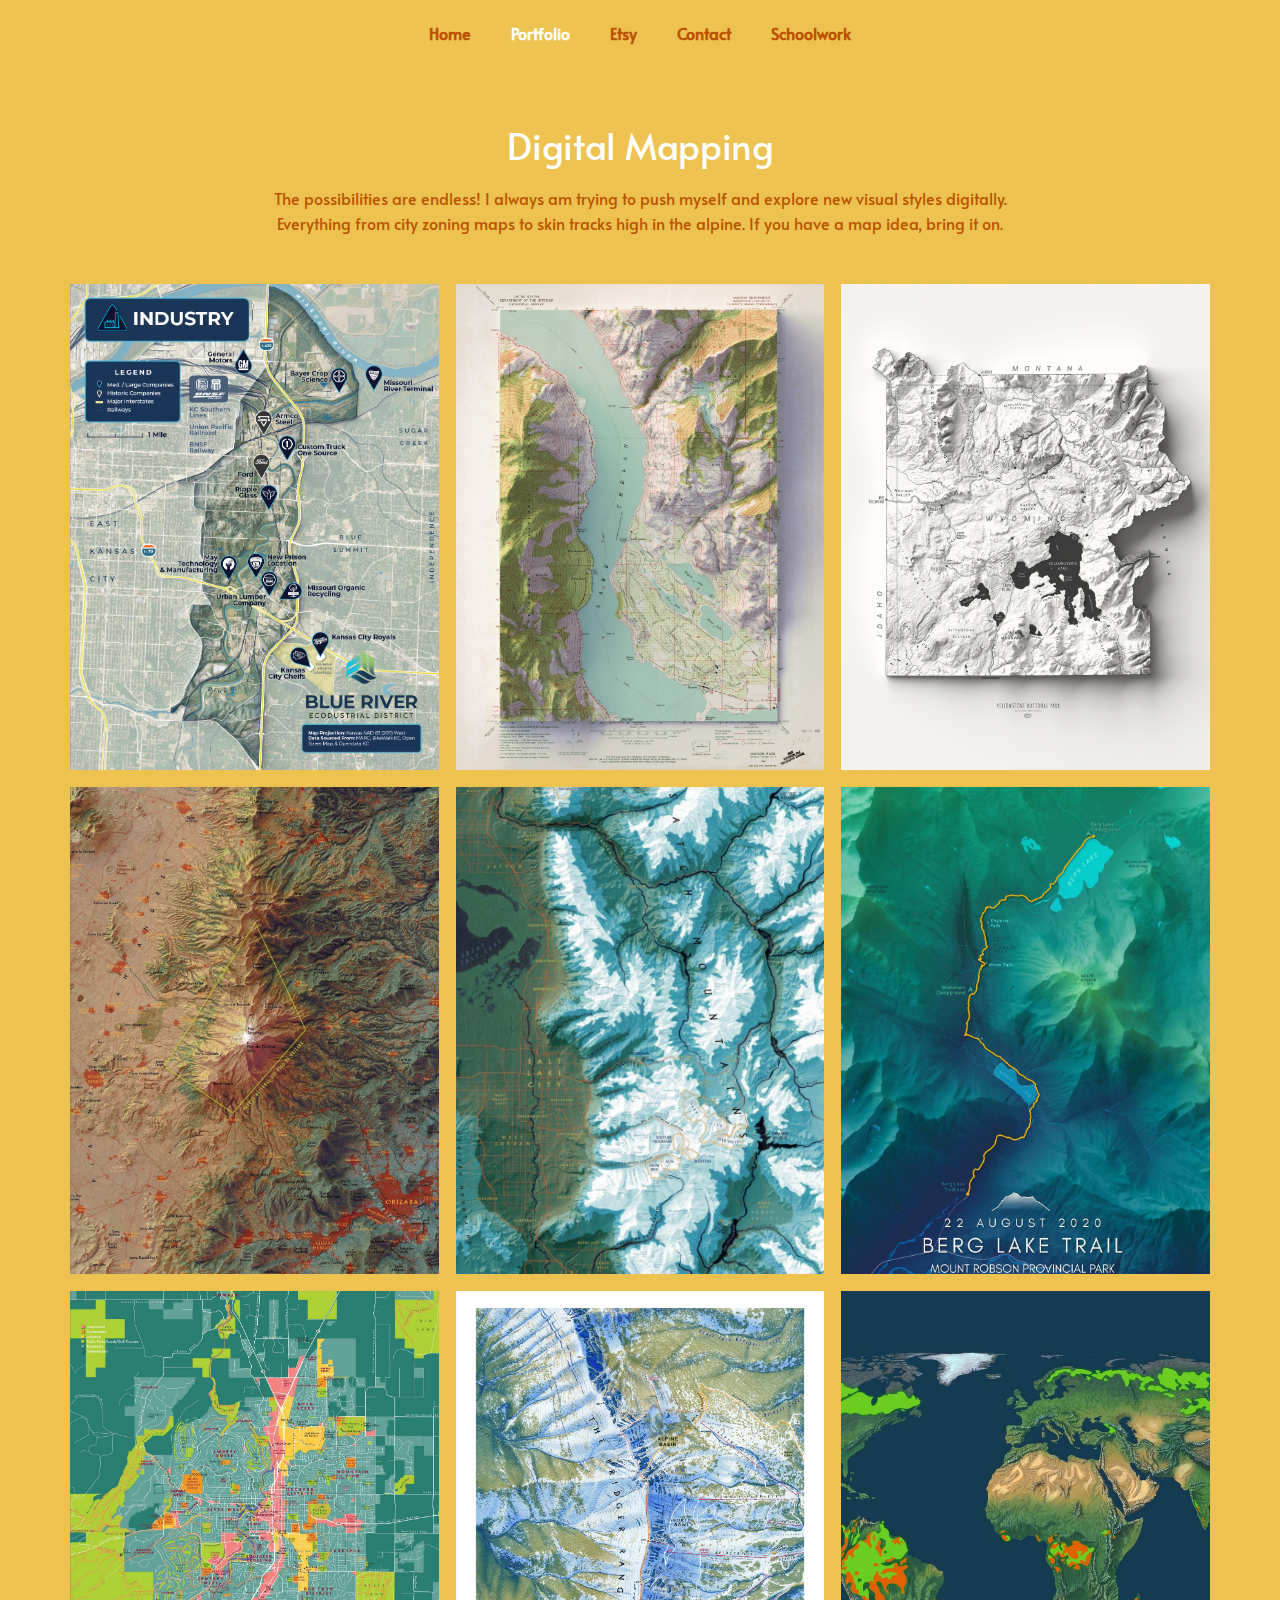
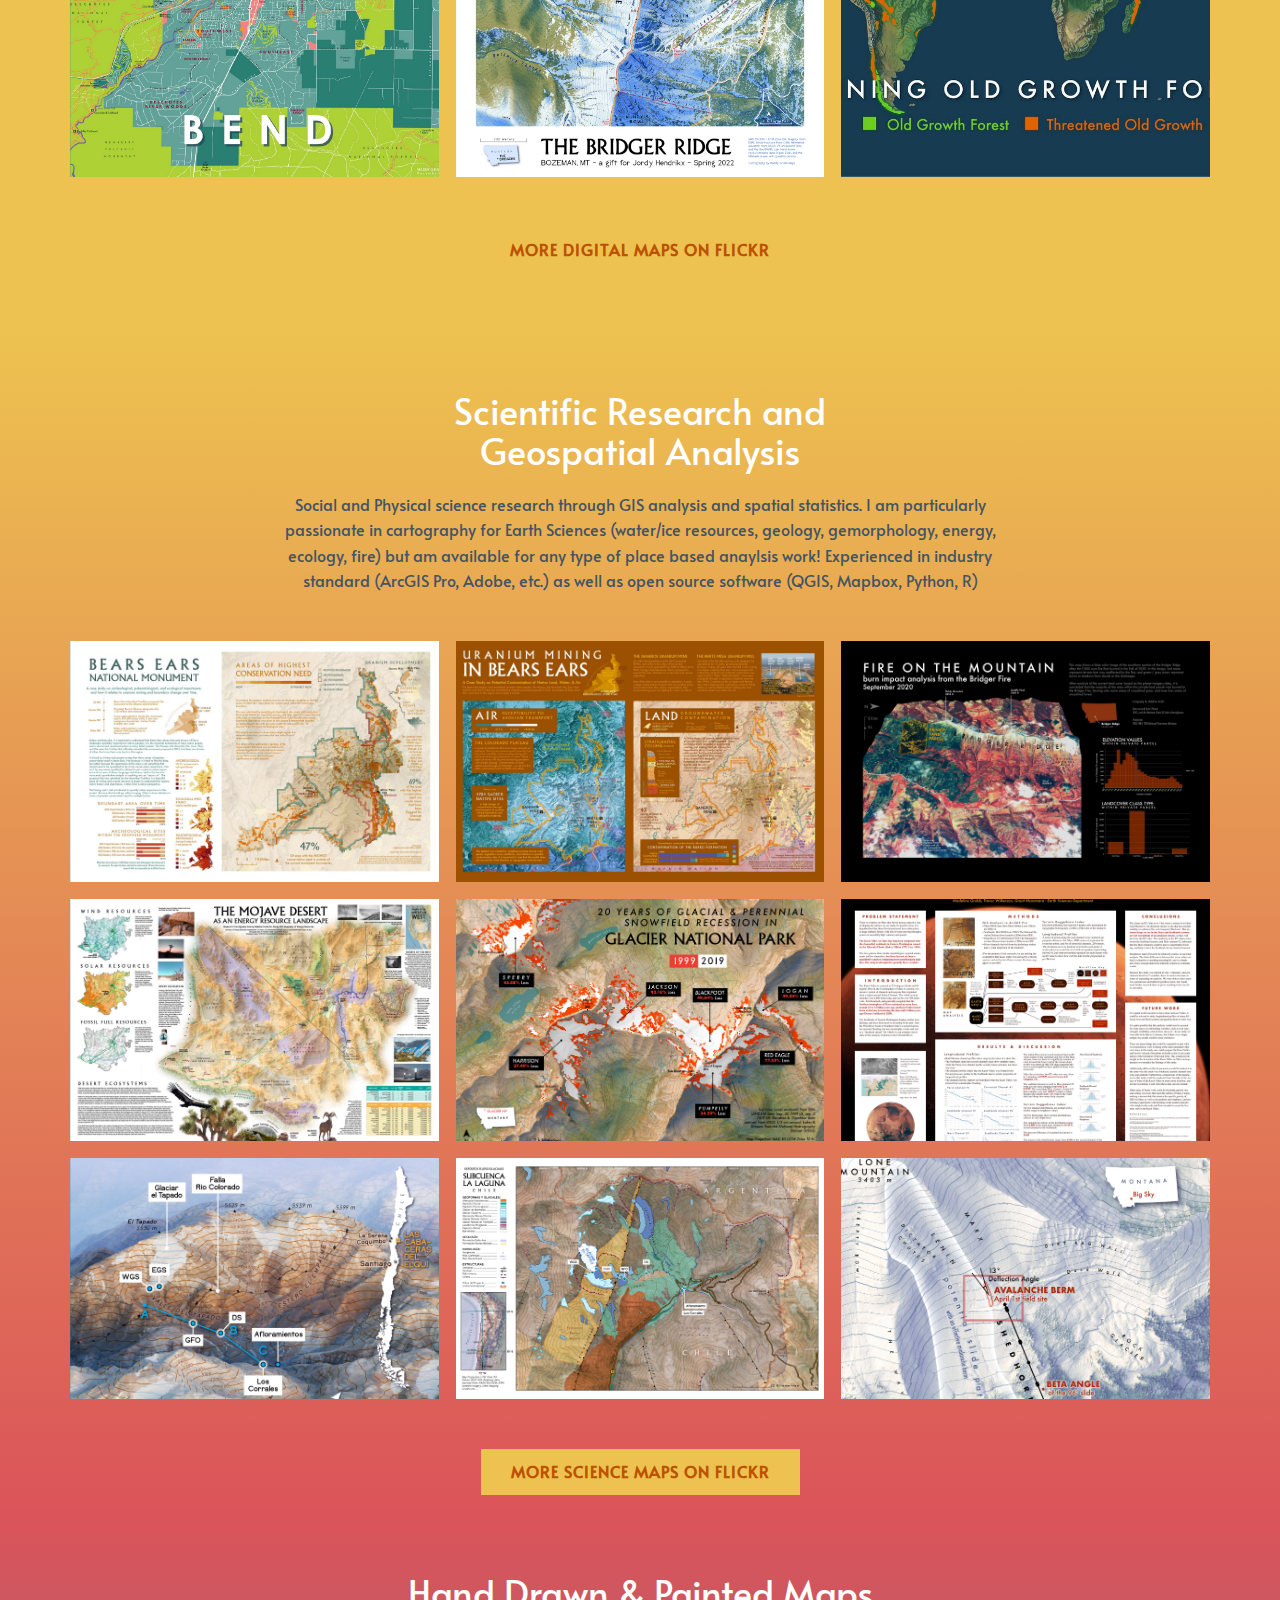
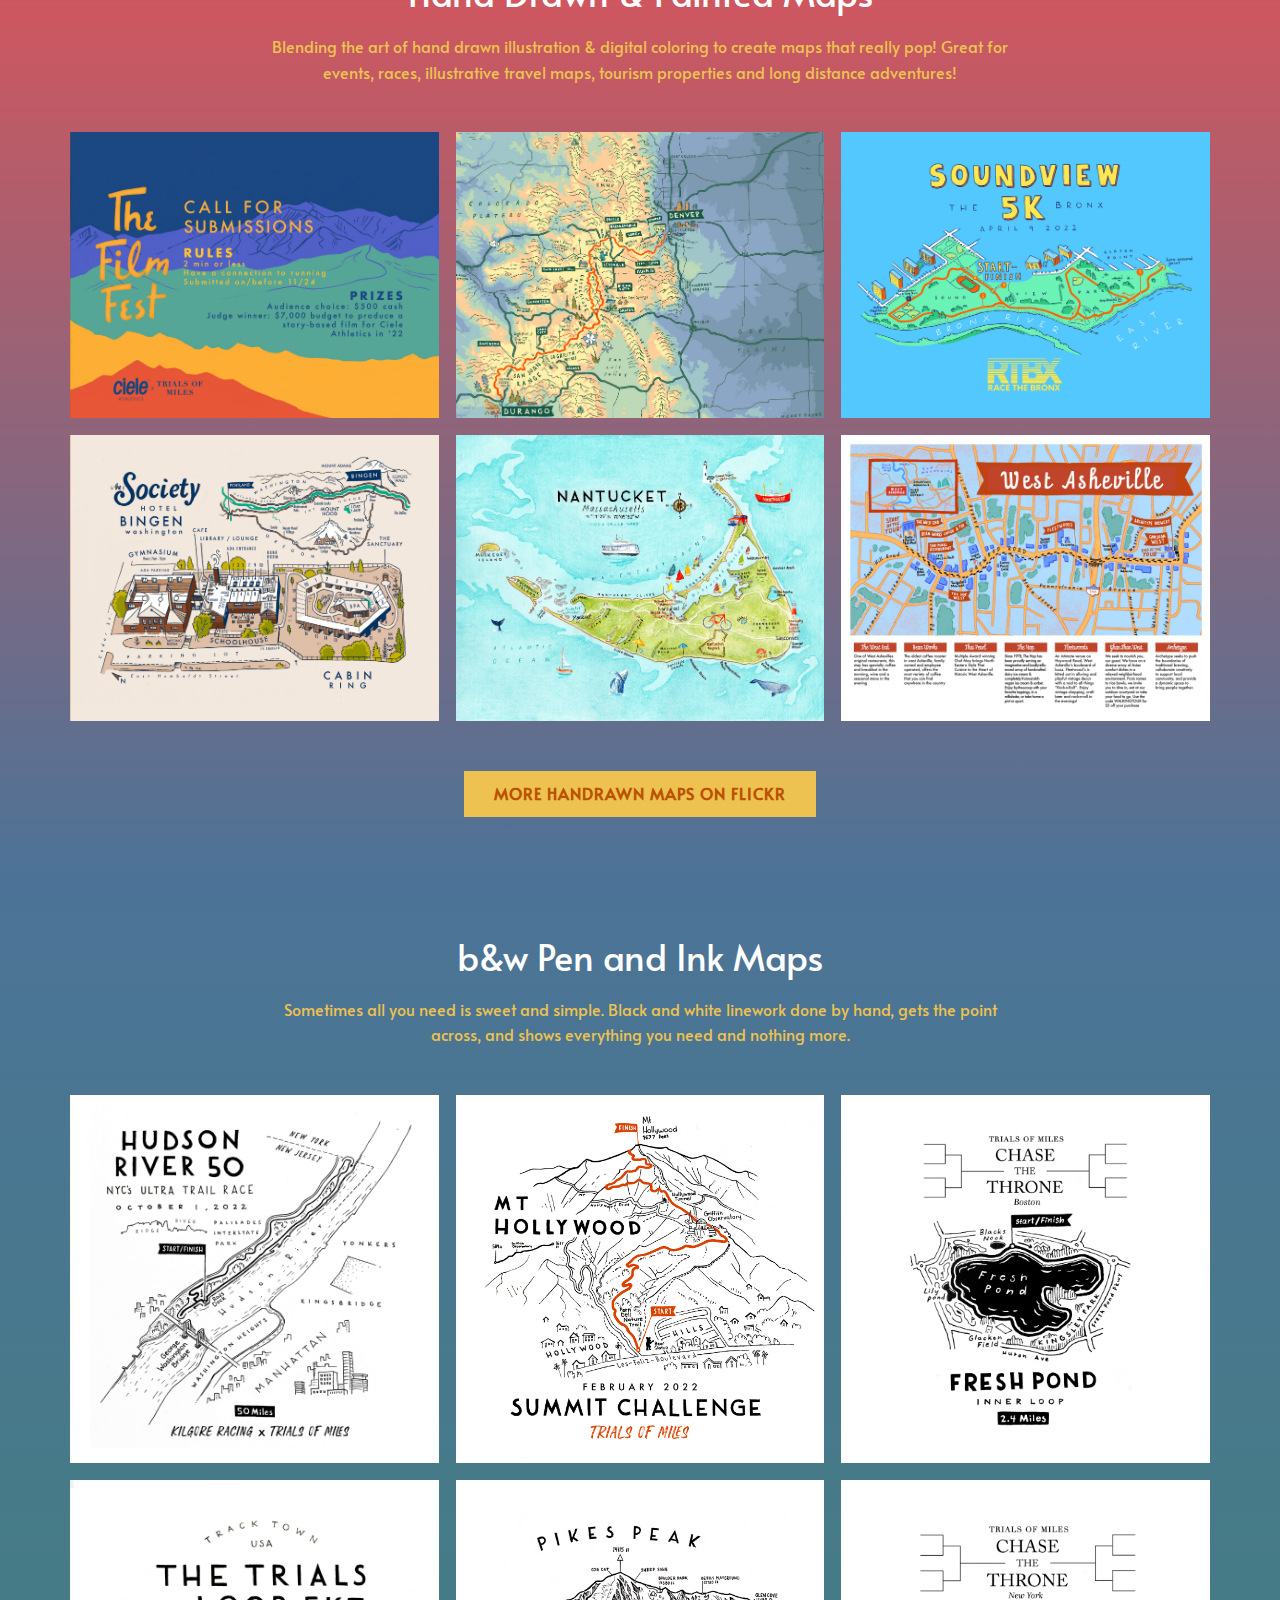
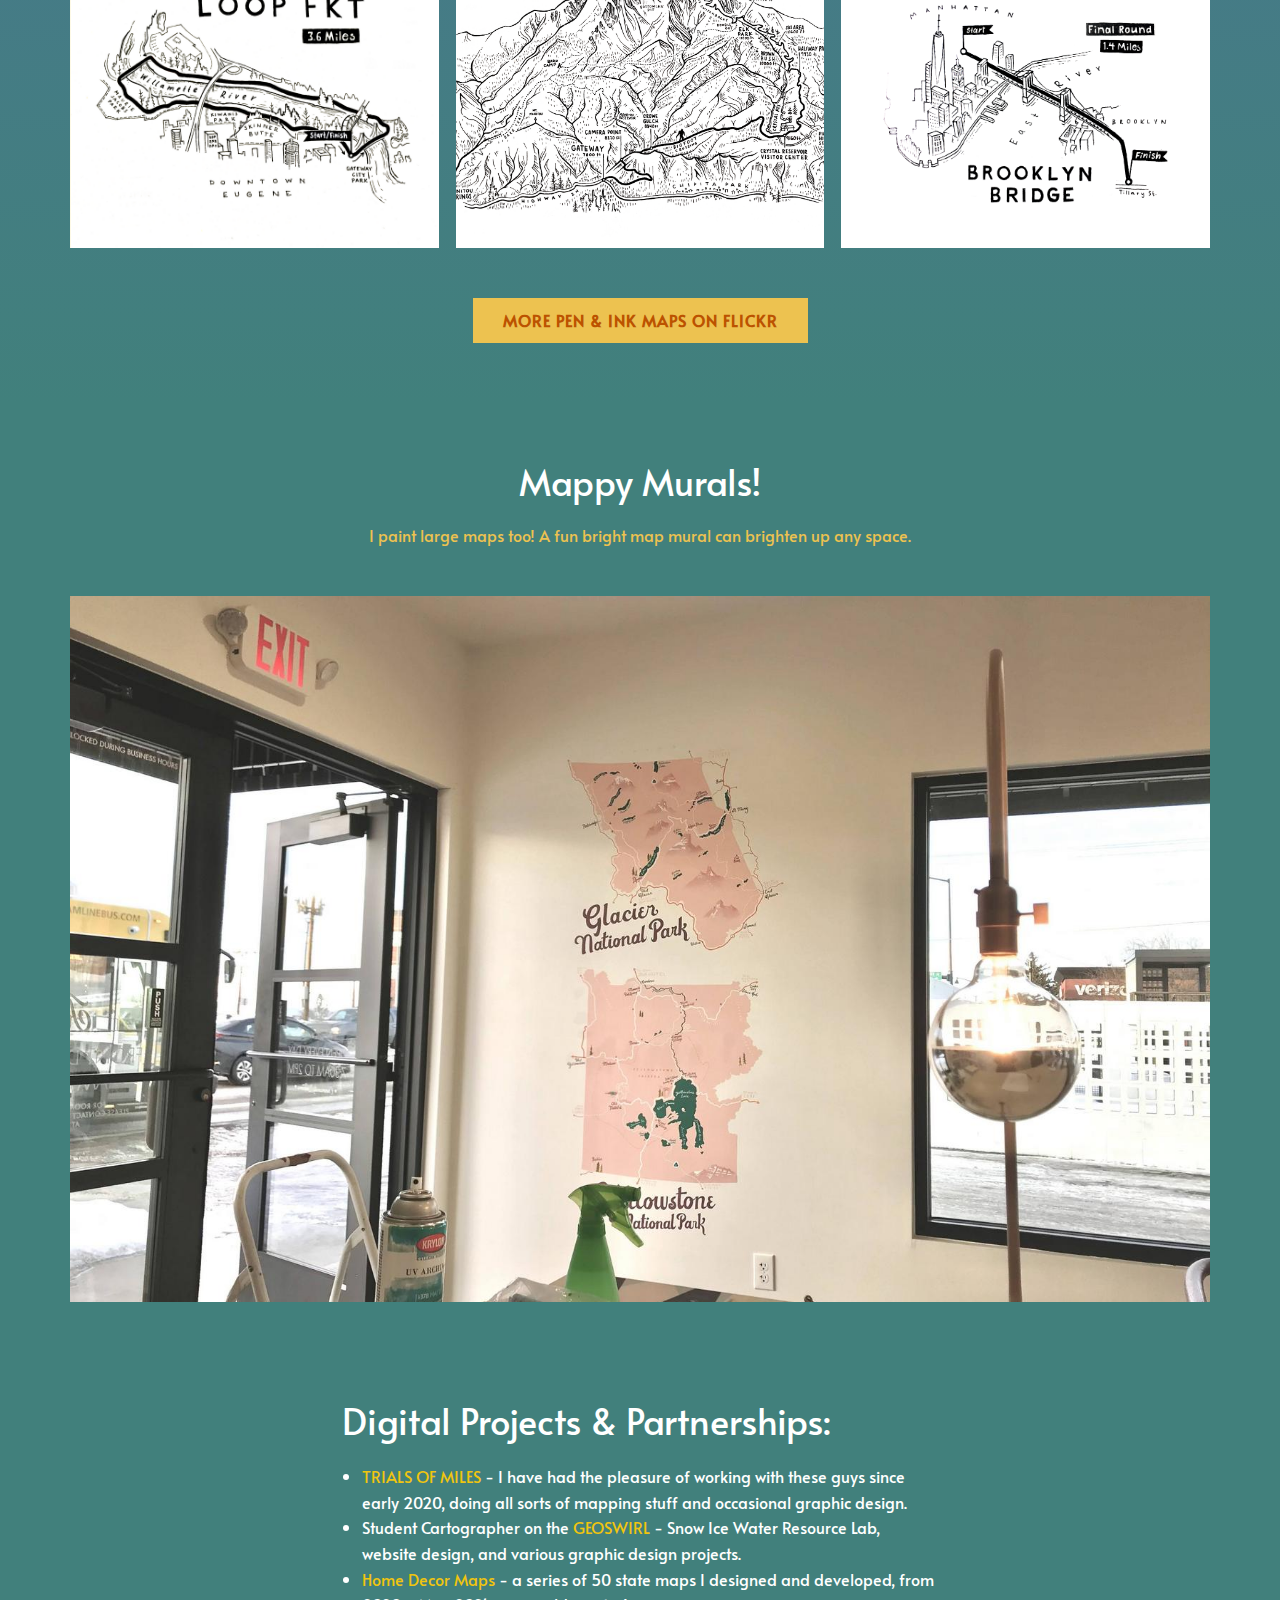
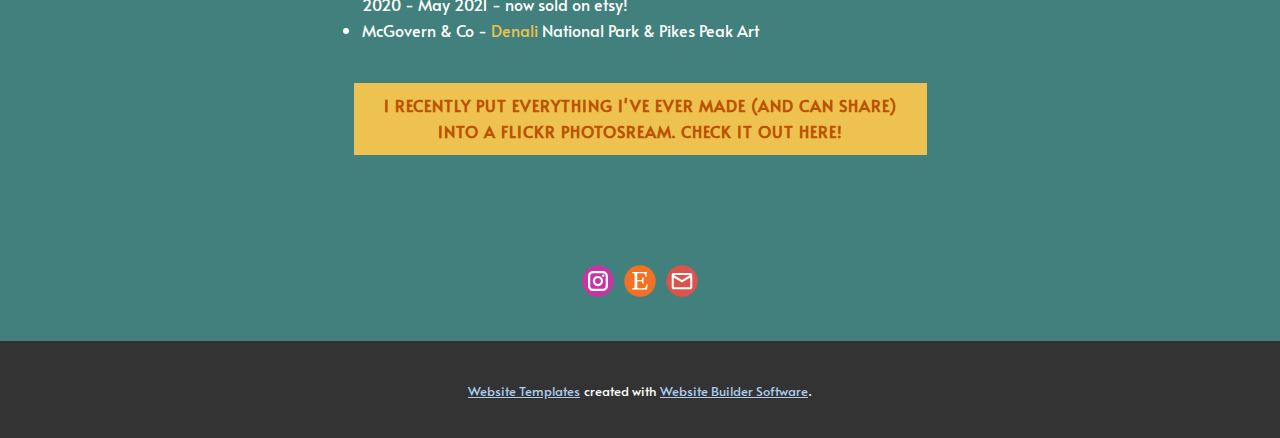
<file: Portfolio.html>
<!DOCTYPE html>
<html style="font-size: 16px;" lang="en">
  <head>
    <meta name="viewport" content="width=device-width, initial-scale=1.0">
    <meta charset="utf-8">
    <meta name="keywords" content="Hand Drawn &amp;amp; Painted Maps, b&amp;amp;w Pen and Ink Maps">
    <meta name="description" content="">
    <meta name="page_type" content="np-template-header-footer-from-plugin">
    <title>Portfolio</title>
    <link rel="stylesheet" href="nicepage.css" media="screen">
<link rel="stylesheet" href="Portfolio.css" media="screen">
    <script class="u-script" type="text/javascript" src="jquery.js" defer=""></script>
    <script class="u-script" type="text/javascript" src="nicepage.js" defer=""></script>
    <meta name="generator" content="Nicepage 4.9.5, nicepage.com">
    <link id="u-theme-google-font" rel="stylesheet" href="https://fonts.googleapis.com/css?family=Roboto:100,100i,300,300i,400,400i,500,500i,700,700i,900,900i|Open+Sans:300,300i,400,400i,500,500i,600,600i,700,700i,800,800i">
    <link id="u-page-google-font" rel="stylesheet" href="https://fonts.googleapis.com/css?family=Alata:400">
    
    
    
    
    
    
    
    <script type="application/ld+json">{
		"@context": "http://schema.org",
		"@type": "Organization",
		"name": "Site1",
		"sameAs": [
				"https://www.instagram.com/maddy_grubb_maps/",
				"https://www.etsy.com/shop/MaddyGrubbMaps",
				"mailto:maddygrubbmaps@gmail.com"
		]
}</script>
    <meta name="theme-color" content="#478ac9">
    <meta property="og:title" content="Portfolio">
    <meta property="og:description" content="">
    <meta property="og:type" content="website">
  </head>
  <body class="u-body u-xl-mode"><header class="u-clearfix u-custom-color-2 u-header u-sticky u-sticky-a775 u-header" id="sec-a639"><div class="u-clearfix u-sheet u-sheet-1">
        <nav class="u-align-center u-menu u-menu-dropdown u-offcanvas u-menu-1" data-position="">
          <div class="menu-collapse u-custom-font" style="font-size: 1rem; letter-spacing: 0px; font-family: Alata; font-weight: 700;">
            <a class="u-button-style u-custom-left-right-menu-spacing u-custom-padding-bottom u-custom-text-active-color u-custom-text-color u-custom-text-hover-color u-custom-top-bottom-menu-spacing u-nav-link u-text-active-palette-1-base u-text-hover-palette-2-base" href="#">
              <svg class="u-svg-link" viewBox="0 0 24 24"><use xmlns:xlink="http://www.w3.org/1999/xlink" xlink:href="#menu-hamburger"></use></svg>
              <svg class="u-svg-content" version="1.1" id="menu-hamburger" viewBox="0 0 16 16" x="0px" y="0px" xmlns:xlink="http://www.w3.org/1999/xlink" xmlns="http://www.w3.org/2000/svg"><g><rect y="1" width="16" height="2"></rect><rect y="7" width="16" height="2"></rect><rect y="13" width="16" height="2"></rect>
</g></svg>
            </a>
          </div>
          <div class="u-custom-menu u-nav-container">
            <ul class="u-custom-font u-nav u-unstyled u-nav-1"><li class="u-nav-item"><a class="u-button-style u-nav-link u-text-active-white u-text-custom-color-3 u-text-hover-custom-color-3" href="Home.html" style="padding: 10px 20px;">Home</a>
</li><li class="u-nav-item"><a class="u-button-style u-nav-link u-text-active-white u-text-custom-color-3 u-text-hover-custom-color-3" href="Portfolio.html" style="padding: 10px 20px;">Portfolio</a>
</li><li class="u-nav-item"><a class="u-button-style u-nav-link u-text-active-white u-text-custom-color-3 u-text-hover-custom-color-3" href="https://www.etsy.com/shop/MaddyGrubbMaps?ref=seller-platform-mcnav" target="_blank" style="padding: 10px 20px;">Etsy</a>
</li><li class="u-nav-item"><a class="u-button-style u-nav-link u-text-active-white u-text-custom-color-3 u-text-hover-custom-color-3" href="Contact.html" style="padding: 10px 20px;">Contact</a>
</li><li class="u-nav-item"><a class="u-button-style u-nav-link u-text-active-white u-text-custom-color-3 u-text-hover-custom-color-3" href="Schoolwork.html" style="padding: 10px 20px;">Schoolwork</a>
</li></ul>
          </div>
          <div class="u-custom-menu u-nav-container-collapse">
            <div class="u-black u-container-style u-inner-container-layout u-opacity u-opacity-95 u-sidenav">
              <div class="u-inner-container-layout u-sidenav-overflow">
                <div class="u-menu-close"></div>
                <ul class="u-align-center u-nav u-popupmenu-items u-unstyled u-nav-2"><li class="u-nav-item"><a class="u-button-style u-nav-link" href="Home.html" style="padding: 10px 20px;">Home</a>
</li><li class="u-nav-item"><a class="u-button-style u-nav-link" href="Portfolio.html" style="padding: 10px 20px;">Portfolio</a>
</li><li class="u-nav-item"><a class="u-button-style u-nav-link" href="https://www.etsy.com/shop/MaddyGrubbMaps?ref=seller-platform-mcnav" target="_blank" style="padding: 10px 20px;">Etsy</a>
</li><li class="u-nav-item"><a class="u-button-style u-nav-link" href="Contact.html" style="padding: 10px 20px;">Contact</a>
</li><li class="u-nav-item"><a class="u-button-style u-nav-link" href="Schoolwork.html" style="padding: 10px 20px;">Schoolwork</a>
</li></ul>
              </div>
            </div>
            <div class="u-black u-menu-overlay u-opacity u-opacity-70"></div>
          </div>
        </nav>
      </div></header>
    <section class="u-align-center u-clearfix u-gradient u-lightbox u-section-1" id="sec-d1b9">
      <div class="u-clearfix u-sheet u-sheet-1">
        <h2 class="u-text u-text-1">Digital Mapping<br>
        </h2>
        <p class="u-text u-text-custom-color-3 u-text-2">The possibilities are endless! I always am trying to push myself and explore new visual styles digitally. Everything from city zoning maps to skin tracks high in the alpine. If you have a map idea, bring it on.</p>
        <div class="u-expanded-width u-gallery u-layout-grid u-lightbox u-show-text-on-hover u-gallery-1">
          <div class="u-gallery-inner u-gallery-inner-1">
            <div class="u-effect-over-left u-gallery-item" data-image-width="1600" data-image-height="1067">
              <div class="u-back-slide" data-image-width="1069" data-image-height="1416">
                <img class="u-back-image u-expanded" src="images/Industry_Draft2copy.png" alt="BLUE RIVER ECODUSTRIAL DISTRICT - KC">
              </div>
              <div class="u-over-slide u-shading u-over-slide-1">
                <h2 class="u-custom-font u-gallery-heading u-text-white" style="font-family: Alata; background-image: none;">BLUE RIVER ECODUSTRIAL DISTRICT - KC</h2>
                <p class="u-gallery-text u-text-white" style="margin-top: 24px;">I partnered with a design firm and Kansas City to develop a new map set that better reflects the values of the new urban plan. Connecting nature, industry and community, I used green earth tones, and darker,  blues and greys to express the connections they were trying to make, and the customers they were hoping to attract.</p>
              </div>
            </div>
            <div class="u-effect-over-left u-gallery-item">
              <div class="u-back-slide" data-image-width="1228" data-image-height="1600">
                <img class="u-back-image u-expanded" src="images/WA_Manson_242170_1968_24000_geo.png" alt="USGS - LAKE CHELAN 1968">
              </div>
              <div class="u-over-slide u-shading u-over-slide-2">
                <h2 class="u-custom-font u-gallery-heading u-text-white" style="font-family: Alata; background-image: none;">USGS - LAKE CHELAN 1968</h2>
                <p class="u-gallery-text u-text-white" style="margin-top: 24px;">This was a personal project I tried out just for kicks. A very popular art style these days that bridges the gap between historic topo maps and new cutting edge methods of modelling relief. The basemap is a 1968 USGS 7.5 min quad of Manson WA, and the shaded relief was modelled in Blender and compiled in photoshop.</p>
              </div>
            </div>
            <div class="u-effect-over-left u-gallery-item" data-image-width="1600" data-image-height="1200">
              <div class="u-back-slide" data-image-width="1200" data-image-height="1600">
                <img class="u-back-image u-expanded" src="images/Yellowstone_NP_18x24.png" alt="YELLOWSTONE NATNL. PARK">
              </div>
              <div class="u-over-slide u-shading u-over-slide-3">
                <h2 class="u-custom-font u-gallery-heading u-text-white" style="font-family: Alata; background-image: none;">YELLOWSTONE NATNL. PARK</h2>
                <p class="u-gallery-text u-text-white" style="margin-top: 24px;">This map was created for Home Decor Maps, in a style similar to the 50 state series we had partnered on for the last 2 years. It's meant to be modern, elegant, and minimalistic. Something that people want to hang up on their walls. Terrain and major roads are shown, physical features are labelled and that's pretty much it.</p>
              </div>
            </div>
            <div class="u-effect-over-left u-gallery-item" data-image-width="5000" data-image-height="4000">
              <div class="u-back-slide" data-image-width="1427" data-image-height="1600">
                <img class="u-back-image u-expanded" src="images/IMG_1448.jpeg" alt="PICO DE ORIZABA (CITLALTÉPETL)">
              </div>
              <div class="u-over-slide u-shading u-over-slide-4">
                <h2 class="u-custom-font u-gallery-heading u-text-white" style="font-family: Alata; background-image: none;">PICO DE ORIZABA (CITLALTÉPETL)</h2>
                <p class="u-gallery-text u-text-white" style="margin-top: 24px;">Reference map of the area around Mexico's tallest peak (and North America's 3rd). Landcover data, satellite imagery, and elevation were combined to create a basemap that expresses the regions' unique topography and weather patterns.</p>
              </div>
            </div>
            <div class="u-effect-over-left u-gallery-item" data-image-width="5000" data-image-height="4000" data-href="https://nicepage.com">
              <div class="u-back-slide" data-image-width="802" data-image-height="1600">
                <img class="u-back-image u-expanded" src="images/Wasatch_Mountains_Backcountry_Winter_Map.jpeg" alt="WASATCH WINTER">
              </div>
              <div class="u-over-slide u-shading u-over-slide-5">
                <h2 class="u-custom-font u-gallery-heading u-text-white" style="font-family: Alata; background-image: none;">WASATCH WINTER</h2>
                <p class="u-gallery-text u-text-white" style="margin-top: 24px;">Created in the fall of 2021 as a donation piece for the Utah Avalanche Center.  The base of this map was hand painted with acrylics, and it is a great example of how art and real world data can be combined through the medium of cartography. And! Over $2500 in profits have been donated to the UAC since the print was released!</p>
              </div>
            </div>
            <div class="u-effect-over-left u-gallery-item">
              <div class="u-back-slide" data-image-width="1043" data-image-height="1600">
                <img class="u-back-image u-expanded" src="images/Berg_Lake_Draft_51.jpg" alt="MOUNT ROBSON &amp;amp; BERG LAKE">
              </div>
              <div class="u-over-slide u-shading u-over-slide-6">
                <h2 class="u-custom-font u-gallery-heading u-text-white" style="font-family: Alata; background-image: none;">MOUNT ROBSON &amp; BERG LAKE</h2>
                <p class="u-gallery-text u-text-white" style="margin-top: 24px;">This was a fun little map series for a client who wanted to commemorate 3 summer backpacking trips through the medium of maps. He wanted them to be colorful, minimalistic and only show what was special about that adventure. A custom mountain icon was also drawn for each map.</p>
              </div>
            </div>
            <div class="u-effect-over-left u-gallery-item">
              <div class="u-back-slide" data-image-width="3509" data-image-height="4251">
                <img class="u-back-image u-expanded" src="images/bend_v1-011-17.jpg" alt="BEND OREGON">
              </div>
              <div class="u-over-slide u-shading u-over-slide-7">
                <h2 class="u-custom-font u-gallery-heading u-text-white" style="font-family: Alata; background-image: none;">BEND OREGON</h2>
                <p class="u-gallery-text u-text-white" style="margin-top: 24px;">Bend! It's such a cute little town, with such incredibly easy access to outdoor spaces. I grew up climbing and skiing in Bend, and my parents are in the process of moving down there (like everyone else and their dog). This map was originally a gift to them, trying to capture the character of the city, while also helping them get a sense of place. but it is now also on sale on Etsy, and this style has since become a series.</p>
              </div>
            </div>
            <div class="u-effect-over-left u-gallery-item" data-image-width="5000" data-image-height="4000">
              <div class="u-back-slide" data-image-width="1200" data-image-height="1600">
                <img class="u-back-image u-expanded" src="images/Artboard12x.png" alt="BRIDGER RIDGE">
              </div>
              <div class="u-over-slide u-shading u-over-slide-8">
                <h2 class="u-custom-font u-gallery-heading u-text-white" style="font-family: Alata; background-image: none;">BRIDGER RIDGE</h2>
                <p class="u-gallery-text u-text-white" style="margin-top: 24px;">This map, is my pride and joy. I have always wanted to take a stab at utilizing  the swiss style of drawing rocks. Hand drawn pen and ink illustration traced from satellite imagery were combined with a graphite hillshade and compiled in photoshop with various other layers to create a visually appealling map of ridgeline ski routes off the Bridger Mountain range in SW Montana.</p>
              </div>
            </div>
            <div class="u-effect-over-left u-gallery-item" data-image-width="5000" data-image-height="4000">
              <div class="u-back-slide" data-image-width="1600" data-image-height="900">
                <img class="u-back-image u-expanded" src="images/Global_Old_Growth_Draft3.jpg" alt="">
              </div>
              <div class="u-over-slide u-shading u-over-slide-9">
                <h2 class="u-custom-font u-gallery-heading u-text-white" style="font-family: Alata; background-image: none;"> OLD GROWTH FORESTS</h2>
                <p class="u-gallery-text u-text-white" style="margin-top: 24px;">A comprehensive map that summed up global data from various sources, to show current remaining old growth forests, and what is being threatened by human encroachment.</p>
              </div>
            </div>
          </div>
        </div>
        <a href="https://flic.kr/s/aHBqjzP4zF" class="u-border-none u-btn u-button-style u-custom-color-2 u-hover-custom-color-3 u-text-custom-color-3 u-text-hover-white u-btn-1" data-animation-name="" data-animation-duration="0" data-animation-delay="0" data-animation-direction="" target="_blank">more Digital maps on Flickr</a>
      </div>
    </section>
    <section class="u-align-center u-clearfix u-gradient u-section-2" id="sec-60d7">
      <div class="u-clearfix u-sheet u-sheet-1">
        <h2 class="u-text u-text-1">Scientific Research&nbsp;and Geospatial Analysis</h2>
        <p class="u-text u-text-palette-1-dark-2 u-text-2">Social and Physical science research through GIS analysis and spatial statistics. I am particularly passionate in cartography for Earth Sciences (water/ice resources, geology, gemorphology, energy, ecology, fire) but am available for any type of place based anaylsis work! Experienced in industry standard (ArcGIS Pro, Adobe, etc.) as well as open source software (QGIS, Mapbox, Python, R)</p>
        <div class="u-expanded-width u-gallery u-layout-grid u-lightbox u-show-text-on-hover u-gallery-1">
          <div class="u-gallery-inner u-gallery-inner-1">
            <div class="u-effect-over-left u-gallery-item">
              <div class="u-back-slide" data-image-width="1600" data-image-height="1035">
                <img class="u-back-image u-expanded" src="images/bears_ears_draft2-01.jpg" alt="">
              </div>
              <div class="u-over-slide u-shading u-over-slide-1">
                <h2 class="u-gallery-heading u-text-body-alt-color">BEARS EARS</h2>
                <p class="u-gallery-text" style="margin-top: 2px;">A research project conducted on the recent boundary changes in the BENM region and  what geographic effects those changes could  have on Native Archeological sites, Biodiversity, and Paleontological importance.</p>
              </div>
            </div>
            <div class="u-effect-over-left u-gallery-item">
              <div class="u-back-slide" data-image-width="1600" data-image-height="1035">
                <img class="u-back-image u-expanded" src="images/Artboard13x-18.jpg" alt="BEARS EARS #2">
              </div>
              <div class="u-over-slide u-shading u-over-slide-2">
                <h2 class="u-gallery-heading u-text-body-alt-color">BEARS EARS #2</h2>
                <p class="u-gallery-text" style="margin-top: 2px;">The second half of the initial BENM research project. Analysis was run on the suceptibility of Uranium mining byproduct to infiltrate local native, water, land and air.</p>
              </div>
            </div>
            <div class="u-effect-over-left u-gallery-item">
              <div class="u-back-slide" data-image-width="1600" data-image-height="1035">
                <img class="u-back-image u-expanded" src="images/Bridger_Fire_Map.jpg" alt="BRIDGER FIRE">
              </div>
              <div class="u-over-slide u-shading u-over-slide-3">
                <h2 class="u-gallery-heading u-text-body-alt-color">BRIDGER FIRE</h2>
                <p class="u-gallery-text" style="margin-top: 2px;">This was a lab project in which remote sensing technology and raster analysis were used to quantify burn intensity of a recent fire in the Bridger Mountains. </p>
              </div>
            </div>
            <div class="u-effect-over-left u-gallery-item" data-image-width="1600" data-image-height="1200">
              <div class="u-back-slide" data-image-width="1600" data-image-height="1067">
                <img class="u-back-image u-expanded" src="images/Mojave_Map_Poster.jpg" alt="MOJAVE ENERGY">
              </div>
              <div class="u-over-slide u-shading u-over-slide-4">
                <h2 class="u-gallery-heading u-text-body-alt-color">MOJAVE ENERGY</h2>
                <p class="u-gallery-text" style="margin-top: 2px;">This was a comprehnsive, and literature review based project to visualize both fossil fuel and renewable resources in one of North America's larges</p>
              </div>
            </div>
            <div class="u-effect-over-left u-gallery-item" data-image-width="1600" data-image-height="1067">
              <div class="u-back-slide" data-image-width="1539" data-image-height="1069">
                <img class="u-back-image u-expanded" src="images/Glacier_Figures-01copy.png" alt="GLACIER NATIONAL PARK">
              </div>
              <div class="u-over-slide u-shading u-over-slide-5">
                <h2 class="u-gallery-heading u-text-body-alt-color">GLACIER NATIONAL PARK</h2>
                <p class="u-gallery-text" style="margin-top: 2px;">LANDSAT data was used to quanitfy ice &amp; perennial snow loss over 20 years. This data was quantified in respect to each specific glaicer, aspect, and elevation</p>
              </div>
            </div>
            <div class="u-effect-over-left u-gallery-item" data-image-width="5000" data-image-height="4000">
              <div class="u-back-slide" data-image-width="4381" data-image-height="3651">
                <img class="u-back-image u-expanded" src="images/kasei_valles-01-01.png" alt="FLOODPLAINS ON THE RED PLANET">
              </div>
              <div class="u-over-slide u-shading u-over-slide-6">
                <h2 class="u-gallery-heading u-text-body-alt-color">FLOODPLAINS ON THE RED PLANET</h2>
                <p class="u-gallery-text" style="margin-top: 2px;">A heavily GIS based fluvial geomorphology analysis investigating various hypotheses of the formationn of the  Kasei Valleys. Group project for Geomorph 307.</p>
              </div>
            </div>
            <div class="u-effect-over-left u-gallery-item" data-image-width="5000" data-image-height="4000">
              <div class="u-back-slide" data-image-width="1600" data-image-height="1156">
                <img class="u-back-image u-expanded" src="images/FigX_3D_View_4_24_22copy.png" alt="EL TAPADO GLACIER">
              </div>
              <div class="u-over-slide u-shading u-over-slide-7">
                <h2 class="u-gallery-heading u-text-body-alt-color">EL TAPADO GLACIER</h2>
                <p class="u-gallery-text" style="margin-top: 2px;">A figure depicted ongoing research in the Northern Chilean Andes. Rendered in Blender, this was an experimentation in 3d Visualization and styling.</p>
              </div>
            </div>
            <div class="u-effect-over-left u-gallery-item" data-image-width="5000" data-image-height="4000">
              <div class="u-back-slide" data-image-width="3673" data-image-height="2376">
                <img class="u-back-image u-expanded" src="images/Mapa_Primario_4_24_22.png" alt="LA LAGUNA">
              </div>
              <div class="u-over-slide u-shading u-over-slide-8">
                <h2 class="u-gallery-heading u-text-body-alt-color">LA LAGUNA</h2>
                <p class="u-gallery-text" style="margin-top: 2px;">A draft map of a geomorphologic research project in Northern Chile. One of the really fun parts of this project was getting to work on symbolizing geologic formations. And my spanish skills!</p>
              </div>
            </div>
            <div class="u-effect-over-left u-gallery-item" data-image-width="5000" data-image-height="4000">
              <div class="u-back-slide" data-image-width="1640" data-image-height="1210">
                <img class="u-back-image u-expanded" src="images/Artboard13xcopy2.png" alt="BIG SKY AVALANCHE BERM">
              </div>
              <div class="u-over-slide u-shading u-over-slide-9">
                <h2 class="u-gallery-heading u-text-body-alt-color">BIG SKY AVALANCHE BERM</h2>
                <p class="u-gallery-text" style="margin-top: 2px;">A figure accompanying a lab report for ERTH 450. Illustrating various aspects of the avalanche problem and mitigation solutions on Lone Peak.</p>
              </div>
            </div>
          </div>
        </div>
        <a href="https://flic.kr/s/aHBqjzP5ER" class="u-btn u-button-style u-custom-color-2 u-hover-custom-color-3 u-text-custom-color-3 u-text-hover-white u-btn-1" data-animation-name="" data-animation-duration="0" data-animation-delay="0" data-animation-direction="" target="_blank">more SCIENCE MAPS on Flickr</a>
      </div>
    </section>
    <section class="u-align-center u-clearfix u-gradient u-lightbox u-section-3" id="sec-da79">
      <div class="u-clearfix u-sheet u-sheet-1">
        <h2 class="u-text u-text-1">Hand Drawn &amp; Painted Maps<br>
        </h2>
        <p class="u-text u-text-custom-color-2 u-text-2">Blending the art of hand drawn illustration &amp; digital coloring to create maps that really pop! Great for events, races, illustrative travel maps, tourism properties and long distance adventures!</p>
        <div class="u-expanded-width u-gallery u-layout-grid u-lightbox u-show-text-on-hover u-gallery-1" id="carousel-bd10">
          <div class="u-gallery-inner u-gallery-inner-1" role="listbox">
            <div class="u-effect-over-left u-gallery-item u-shape-rectangle u-gallery-item-1" data-image-width="1600" data-image-height="1067">
              <div class="u-back-slide u-back-slide-1" data-image-width="1600" data-image-height="1244">
                <img class="u-back-image u-expanded" src="images/the_film_fest_info_horizontal_draft11.png" alt="The Film Fest">
              </div>
              <div class="u-align-center u-over-slide u-shading u-over-slide-1">
                <h2 class="u-align-center u-custom-font u-gallery-heading u-text-white" style="font-family: Alata;">THE FILM FEST</h2>
                <p class="u-custom-font u-gallery-text u-text-white" style="margin-top: 14px; background-image: none; font-family: Alata;">This was a poster I got to work on for TRIALS OF MILES - inspired by the beautiful and rugged Mount San Antoinio and the hills around Los Angeles.</p>
              </div>
            </div>
            <div class="u-effect-over-left u-gallery-item u-shape-rectangle u-gallery-item-2">
              <div class="u-back-slide u-back-slide-2" data-image-width="5272" data-image-height="3948">
                <img class="u-back-image u-expanded" src="images/Colorado_Trail_v3copy2.png" alt="COLORADO TRAIL">
              </div>
              <div class="u-align-center u-over-slide u-shading u-over-slide-2">
                <h2 class="u-align-center u-custom-font u-gallery-heading u-text-white" style="font-family: Alata;">COLORADO TRAIL</h2>
                <p class="u-custom-font u-gallery-text u-text-white" style="margin-top: 14px; background-image: none; font-family: Alata;">In the summer of 2020, I hiked the Colorado trail, as it runs 500 miles from Denver to Durango. This map is a tribute to the trail, and that experience. Prints available on Etsy!</p>
              </div>
            </div>
            <div class="u-effect-over-left u-gallery-item u-shape-rectangle u-gallery-item-3">
              <div class="u-back-slide u-back-slide-3" data-image-width="3250" data-image-height="3250">
                <img class="u-back-image u-expanded" src="images/Soundview_5k_RaceMap.png" alt="">
              </div>
              <div class="u-align-center u-over-slide u-shading u-over-slide-3">
                <h2 class="u-align-center u-custom-font u-gallery-heading u-text-white" style="font-family: Alata;">SOUNDVIEW 5k</h2>
                <p class="u-custom-font u-gallery-text u-text-white" style="margin-top: 14px; background-image: none; font-family: Alata;">The kickoff trail run for RACE THE BRONX, a new running community dedicated to one of NYC's most eclectic bouroughs. The goal with this map was to make something poppy, bright and fun, with just a hint of 90 style.</p>
              </div>
            </div>
            <div class="u-effect-over-left u-gallery-item u-shape-rectangle u-gallery-item-4">
              <div class="u-back-slide u-back-slide-4" data-image-width="1600" data-image-height="1237">
                <img class="u-back-image u-expanded" src="images/Society_Map_color_v1.png" alt="THE SOCIETY HOTEL">
              </div>
              <div class="u-align-center u-over-slide u-shading u-over-slide-4">
                <h2 class="u-align-center u-custom-font u-gallery-heading u-text-white" style="font-family: Alata;">THE SOCIETY HOTEL</h2>
                <p class="u-custom-font u-gallery-text u-text-white" style="margin-top: 14px; background-image: none; font-family: Alata;">Property map for a rustic yet modern renovated schoolhouse property in the heart of the Columbia River Gorge.</p>
              </div>
            </div>
            <div class="u-effect-over-left u-gallery-item u-shape-rectangle u-gallery-item-5" data-image-width="1600" data-image-height="1200">
              <div class="u-back-slide u-back-slide-5">
                <img class="u-back-image u-expanded" src="images/nantucket_map_small_v2.png" alt="NANTUCKET">
              </div>
              <div class="u-align-center u-over-slide u-shading u-over-slide-5">
                <h2 class="u-align-center u-custom-font u-gallery-heading u-text-white" style="font-family: Alata;">NANTUCKET</h2>
                <p class="u-custom-font u-gallery-text u-text-white" style="margin-top: 14px; background-image: none; font-family: Alata;">A tourism map of Nantucket, illustrating major neighborhoods, beaches, landmarks, and the famous rainbow fleet. This piece was drawn in pen and ink, painted in watercolor, and edited digitally.</p>
              </div>
            </div>
            <div class="u-effect-over-left u-gallery-item u-shape-rectangle u-gallery-item-6" data-image-width="5000" data-image-height="4000">
              <div class="u-back-slide u-back-slide-6" data-image-width="3300" data-image-height="2550">
                <img class="u-back-image u-expanded" src="images/West_Asheville_8.5x11_v1.png" alt="WEST ASHEVILLE WALKING TOUR">
              </div>
              <div class="u-align-center u-over-slide u-shading u-over-slide-6">
                <h2 class="u-align-center u-custom-font u-gallery-heading u-text-white" style="font-family: Alata;">WEST ASHEVILLE WALKING TOUR</h2>
                <p class="u-custom-font u-gallery-text u-text-white" style="margin-top: 14px; background-image: none; font-family: Alata;">This was a fun little map for a walking tour company in Asheville North Carolina! Various stops and businesses are highlighted along the way.</p>
              </div>
            </div>
          </div>
        </div>
        <a href="https://flic.kr/s/aHBqjzP5DU" class="u-btn u-button-style u-custom-color-2 u-hover-custom-color-3 u-text-custom-color-3 u-text-hover-white u-btn-1" data-animation-name="" data-animation-duration="0" data-animation-delay="0" data-animation-direction="" target="_blank">MORE HANDRAWN MAPS ON FLICKR</a>
      </div>
    </section>
    <section class="u-align-center u-clearfix u-gradient u-lightbox u-section-4" id="sec-d02d">
      <div class="u-clearfix u-sheet u-sheet-1">
        <h2 class="u-text u-text-1">b&amp;w Pen and Ink Maps<br>
        </h2>
        <p class="u-text u-text-custom-color-2 u-text-2">Sometimes all you need is sweet and simple. Black and white linework done by hand, gets the point across, and shows everything you need and nothing more.<br>
        </p>
        <div class="u-expanded-width u-gallery u-layout-grid u-lightbox u-show-text-on-hover u-gallery-1">
          <div class="u-gallery-inner u-gallery-inner-1">
            <div class="u-effect-over-left u-gallery-item">
              <div class="u-back-slide" data-image-width="3000" data-image-height="3000">
                <img class="u-back-image u-expanded" src="images/Hudson_River_50_Simple.png" alt="HUDSON RIVER 50">
              </div>
              <div class="u-over-slide u-shading u-over-slide-1">
                <h2 class="u-custom-font u-gallery-heading u-text-black" style="font-family: Alata;">HUDSON RIVER 50</h2>
                <p class="u-gallery-text u-text-black" style="margin-top: 14px;">TRIALS OF MILES's very first ultra! This is an awesome 50 mile route that follows the Hudson 12 miles along 2 trails and loops the whole circuttwice.</p>
              </div>
            </div>
            <div class="u-effect-over-left u-gallery-item">
              <div class="u-back-slide" data-image-width="4200" data-image-height="3500">
                <img class="u-back-image u-expanded" src="images/Mount_Hollywood_Map_v11.png" alt="MOUNT HOLLYWOOD">
              </div>
              <div class="u-over-slide u-shading u-over-slide-2">
                <h2 class="u-custom-font u-gallery-heading u-text-black" style="font-family: Alata;">MOUNT HOLLYWOOD</h2>
                <p class="u-gallery-text u-text-black" style="margin-top: 14px;">The first map in a series of races centered around climbing peaks in Los Angeles. TRIALS OF MILES will be releasing a new segment challenge of this style monthly.</p>
              </div>
            </div>
            <div class="u-effect-over-left u-gallery-item">
              <div class="u-back-slide" data-image-width="1600" data-image-height="1600">
                <img class="u-back-image u-expanded" src="images/fresh_pond.png" alt="FRESH POND LOOP">
              </div>
              <div class="u-over-slide u-shading u-over-slide-3">
                <h2 class="u-custom-font u-gallery-heading u-text-black" style="font-family: Alata;">FRESH POND LOOP</h2>
                <p class="u-gallery-text u-text-black" style="margin-top: 14px;">2021 Boston Chase the Throne Segment. I love how simple this map turned out, yet it still very clearly communicates the route.</p>
              </div>
            </div>
            <div class="u-effect-over-left u-gallery-item" data-image-width="1600" data-image-height="1200">
              <div class="u-back-slide" data-image-width="1600" data-image-height="1600">
                <img class="u-back-image u-expanded" src="images/the_trials_loop_bw_draft1.png" alt="THE TRIALS LOOP FKT">
              </div>
              <div class="u-over-slide u-shading u-over-slide-4">
                <h2 class="u-custom-font u-gallery-heading u-text-black" style="font-family: Alata;">THE TRIALS LOOP FKT</h2>
                <p class="u-gallery-text u-text-black" style="margin-top: 14px;">A race map in conjunction with the 2021 Olympic Trials held in Eugene Oregon. Bits of the city, and the natural landscape surrounding the landscape was highlighted.</p>
              </div>
            </div>
            <div class="u-effect-over-left u-gallery-item" data-image-width="1600" data-image-height="1067">
              <div class="u-back-slide" data-image-width="1600" data-image-height="1195">
                <img class="u-back-image u-expanded" src="images/Pikes_Peak_Ink_Final.png" alt="PIKES PEAK">
              </div>
              <div class="u-over-slide u-shading u-over-slide-5">
                <h2 class="u-custom-font u-gallery-heading u-text-black" style="font-family: Alata;">PIKES PEAK</h2>
                <p class="u-gallery-text u-text-black" style="margin-top: 14px;">Colorado's most famous 14er! This map was created in partnership with McGovern &amp; Co, and will be featured on products and apparel in the new visitor center.</p>
              </div>
            </div>
            <div class="u-effect-over-left u-gallery-item" data-image-width="5000" data-image-height="4000">
              <div class="u-back-slide" data-image-width="2000" data-image-height="2000">
                <img class="u-back-image u-expanded" src="images/brooklyn_bridge_draft.png" alt="BROOKLYN BRIDGE">
              </div>
              <div class="u-over-slide u-shading u-over-slide-6">
                <h2 class="u-custom-font u-gallery-heading u-text-black" style="font-family: Alata;">BROOKLYN BRIDGE</h2>
                <p class="u-gallery-text u-text-black" style="margin-top: 14px;">2021 NYC Chase the Throne Segment. Connecting illustrations of famous Manhattan buildings to the route across the East River.</p>
              </div>
            </div>
          </div>
        </div>
        <a href="https://flic.kr/s/aHBqjzP4Es" class="u-btn u-button-style u-custom-color-2 u-hover-custom-color-3 u-text-custom-color-3 u-text-hover-white u-btn-1" data-animation-name="" data-animation-duration="0" data-animation-delay="0" data-animation-direction="" target="_blank">MORE PEN &amp; Ink maps on Flickr</a>
      </div>
    </section>
    <section class="u-align-center u-clearfix u-gradient u-section-5" id="sec-9e25">
      <div class="u-clearfix u-sheet u-valign-middle u-sheet-1">
        <h2 class="u-text u-text-1">Mappy Murals!</h2>
        <p class="u-text u-text-custom-color-2 u-text-2">I paint large maps too! A fun bright map mural can brighten up any&nbsp;space.<br>
        </p>
        <div class="u-expanded-width u-gallery u-layout-grid u-lightbox u-show-text-on-hover u-gallery-1">
          <div class="u-gallery-inner u-gallery-inner-1">
            <div class="u-effect-fade u-gallery-item" data-image-width="1600" data-image-height="1067">
              <div class="u-back-slide" data-image-width="4032" data-image-height="3024">
                <img class="u-back-image u-expanded" src="images/IMG_0080.jpg">
              </div>
              <div class="u-over-slide u-shading u-over-slide-1">
                <h3 class="u-gallery-heading"></h3>
                <p class="u-gallery-text"></p>
              </div>
            </div>
          </div>
        </div>
      </div>
    </section>
    <section class="u-clearfix u-palette-4-dark-2 u-section-6" id="sec-f918">
      <div class="u-clearfix u-sheet u-sheet-1">
        <h2 class="u-text u-text-1">Digital Projects &amp; Partnerships:</h2>
        <ul class="u-custom-font u-text u-text-white u-text-2">
          <li>
            <a href="https://trialsofmilesracing.com/" class="u-active-none u-border-none u-btn u-button-link u-button-style u-hover-none u-none u-text-palette-3-base u-btn-1" target="_blank">TRIALS OF MILES</a> - I have had the pleasure of working with these guys since early 2020, doing all sorts of mapping stuff and occasional graphic design.
          </li>
          <li>Student Cartographer on the <a href="https://storymaps.arcgis.com/stories/baebbcc87c614173b216ee965ecbef67" class="u-active-none u-border-none u-btn u-button-link u-button-style u-hover-none u-none u-text-palette-3-base u-btn-2" target="_blank">GEOSWIRL</a> - Snow Ice Water Resource Lab, website design, and various graphic design projects.
          </li>
          <li>
            <a href="https://www.etsy.com/shop/HomeDecorMaps?ref=search_shop_redirect" class="u-active-none u-border-none u-btn u-button-link u-button-style u-hover-none u-none u-text-palette-3-base u-btn-3" target="_blank">Home Decor Maps</a> - a series of 50 state maps I designed and developed, from 2020 - May 2021 - now sold on etsy!
          </li>
          <li>McGovern &amp; Co - <a href="https://www.mcgovernandcompany.com/collections/denali-national-park-preserve/products/denali-hand-drawn-map-flour-sack-towel" class="u-active-none u-border-none u-btn u-button-link u-button-style u-hover-none u-none u-text-custom-color-2 u-btn-4" target="_blank">Denali</a> National Park &amp; Pikes Peak Art
          </li>
        </ul>
        <a href="https://www.flickr.com/photos/195582620@N02/" class="u-btn u-button-style u-custom-color-2 u-hover-custom-color-3 u-text-custom-color-3 u-text-hover-white u-btn-5" target="_blank">I RECENTLY PUT EVERYTHING I'VE EVER MADE (and can share)<br>Into&nbsp;A flickr PHOTOSREAM. Check it out here!
        </a>
      </div>
    </section>
    
    
    <footer class="u-clearfix u-footer u-palette-4-dark-2" id="sec-9662"><div class="u-clearfix u-sheet u-sheet-1">
        <div class="u-align-left u-social-icons u-spacing-10 u-social-icons-1">
          <a class="u-social-url" title="instagram" target="_blank" href="https://www.instagram.com/maddy_grubb_maps/"><span class="u-icon u-social-icon u-social-instagram u-icon-1"><svg class="u-svg-link" preserveAspectRatio="xMidYMin slice" viewBox="0 0 112 112" style=""><use xmlns:xlink="http://www.w3.org/1999/xlink" xlink:href="#svg-9d7c"></use></svg><svg class="u-svg-content" viewBox="0 0 112 112" x="0" y="0" id="svg-9d7c"><circle fill="currentColor" cx="56.1" cy="56.1" r="55"></circle><path fill="#FFFFFF" d="M55.9,38.2c-9.9,0-17.9,8-17.9,17.9C38,66,46,74,55.9,74c9.9,0,17.9-8,17.9-17.9C73.8,46.2,65.8,38.2,55.9,38.2
            z M55.9,66.4c-5.7,0-10.3-4.6-10.3-10.3c-0.1-5.7,4.6-10.3,10.3-10.3c5.7,0,10.3,4.6,10.3,10.3C66.2,61.8,61.6,66.4,55.9,66.4z"></path><path fill="#FFFFFF" d="M74.3,33.5c-2.3,0-4.2,1.9-4.2,4.2s1.9,4.2,4.2,4.2s4.2-1.9,4.2-4.2S76.6,33.5,74.3,33.5z"></path><path fill="#FFFFFF" d="M73.1,21.3H38.6c-9.7,0-17.5,7.9-17.5,17.5v34.5c0,9.7,7.9,17.6,17.5,17.6h34.5c9.7,0,17.5-7.9,17.5-17.5V38.8
            C90.6,29.1,82.7,21.3,73.1,21.3z M83,73.3c0,5.5-4.5,9.9-9.9,9.9H38.6c-5.5,0-9.9-4.5-9.9-9.9V38.8c0-5.5,4.5-9.9,9.9-9.9h34.5
            c5.5,0,9.9,4.5,9.9,9.9V73.3z"></path></svg></span>
          </a>
          <a class="u-social-url" target="_blank" data-type="Etsy" title="etsy" href="https://www.etsy.com/shop/MaddyGrubbMaps"><span class="u-icon u-social-etsy u-social-icon u-icon-2"><svg class="u-svg-link" preserveAspectRatio="xMidYMin slice" viewBox="0 0 112 112" style=""><use xmlns:xlink="http://www.w3.org/1999/xlink" xlink:href="#svg-2858"></use></svg><svg class="u-svg-content" viewBox="0 0 112 112" x="0" y="0" id="svg-2858"><circle fill="currentColor" cx="56.1" cy="56.1" r="55"></circle><path fill="#FFFFFF" d="M46.5,53.1V30.3c0-0.8,0.1-1.3,1.5-1.3h19.6c3.4,0,5.3,2.9,6.7,8.3l1.1,4.3h3.3C79.5,29.3,80,24,80,24
	s-8.4,0.9-13.4,0.9H41.5L28,24.5V28l4.5,0.8c3.2,0.6,3.9,1.3,4.2,4.1c0,0,0.3,8.4,0.3,22.3c0,13.9-0.3,22.2-0.3,22.2
	c0,2.5-1,3.5-4.2,4L28,82.5V86l13.5-0.4H64c5.1,0,16.8,0.4,16.8,0.4c0.3-3,2-16.8,2.2-18.3h-3.2l-3.3,7.5c-2.7,5.9-6.5,6.3-10.8,6.3
	H52.9c-4.3,0-6.3-1.7-6.3-5.3V57c0,0,9.4,0,12.6,0.3c2.4,0.2,3.9,0.8,4.6,4.1l1,4.4h3.7l-0.3-11l0.5-11.1h-3.7l-1.2,4.9
	c-0.8,3.2-1.3,3.8-4.6,4.1C55.5,53.1,46.5,53,46.5,53.1L46.5,53.1L46.5,53.1L46.5,53.1L46.5,53.1z"></path></svg></span>
          </a>
          <a class="u-social-url" target="_blank" data-type="Email" title="Email" href="mailto:maddygrubbmaps@gmail.com"><span class="u-icon u-social-email u-social-icon u-icon-3"><svg class="u-svg-link" preserveAspectRatio="xMidYMin slice" viewBox="0 0 112 112" style=""><use xmlns:xlink="http://www.w3.org/1999/xlink" xlink:href="#svg-aff1"></use></svg><svg class="u-svg-content" viewBox="0 0 112 112" x="0" y="0" id="svg-aff1"><circle fill="currentColor" cx="56.1" cy="56.1" r="55"></circle><path id="path3864" fill="#FFFFFF" d="M27.2,28h57.6c4,0,7.2,3.2,7.2,7.2l0,0v42.7c0,3.9-3.2,7.2-7.2,7.2l0,0H27.2
	c-4,0-7.2-3.2-7.2-7.2V35.2C20,31.1,23.2,28,27.2,28 M56,52.9l28.8-17.8H27.2L56,52.9 M27.2,77.7h57.6V43.5L56,61.3L27.2,43.5V77.7z
	"></path></svg></span>
          </a>
        </div>
      </div></footer>
    <section class="u-backlink u-clearfix u-grey-80">
      <a class="u-link" href="https://nicepage.com/website-templates" target="_blank">
        <span>Website Templates</span>
      </a>
      <p class="u-text">
        <span>created with</span>
      </p>
      <a class="u-link" href="" target="_blank">
        <span>Website Builder Software</span>
      </a>. 
    </section>
  </body>
</html>
</file>
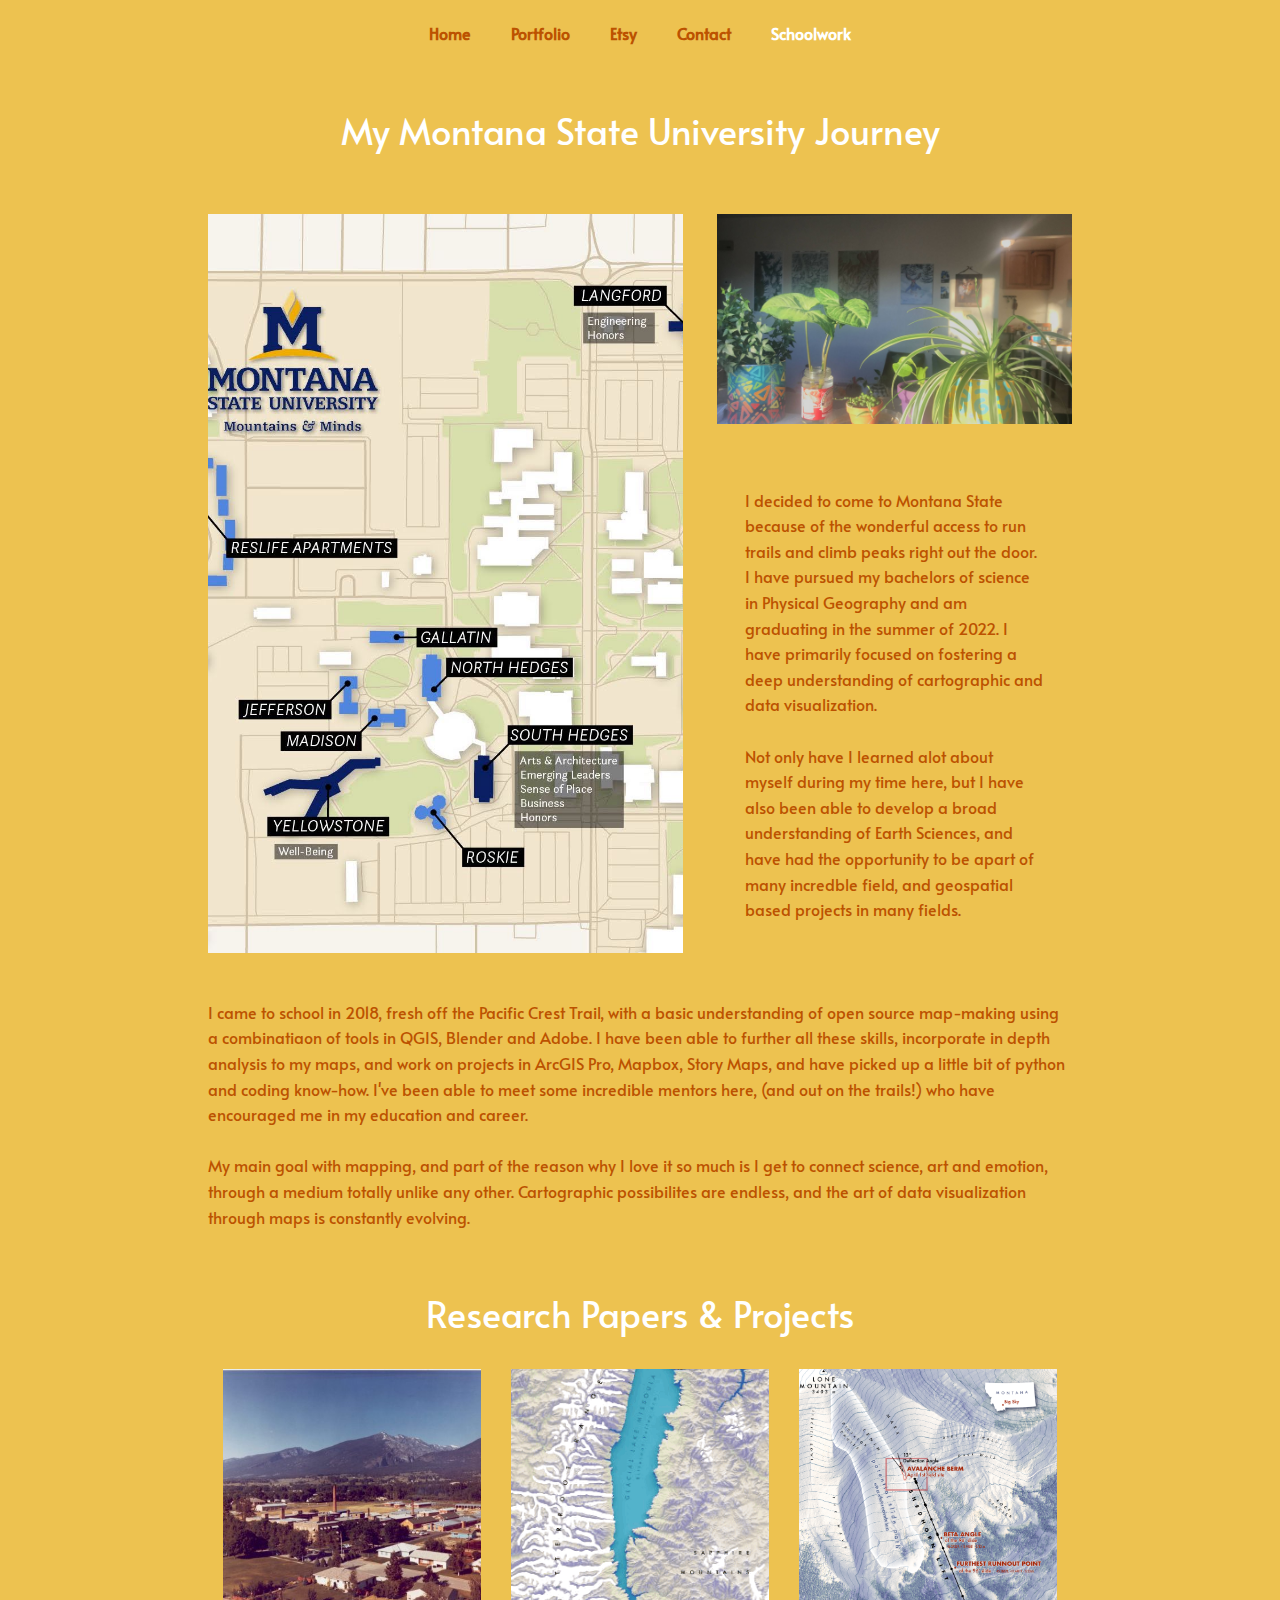
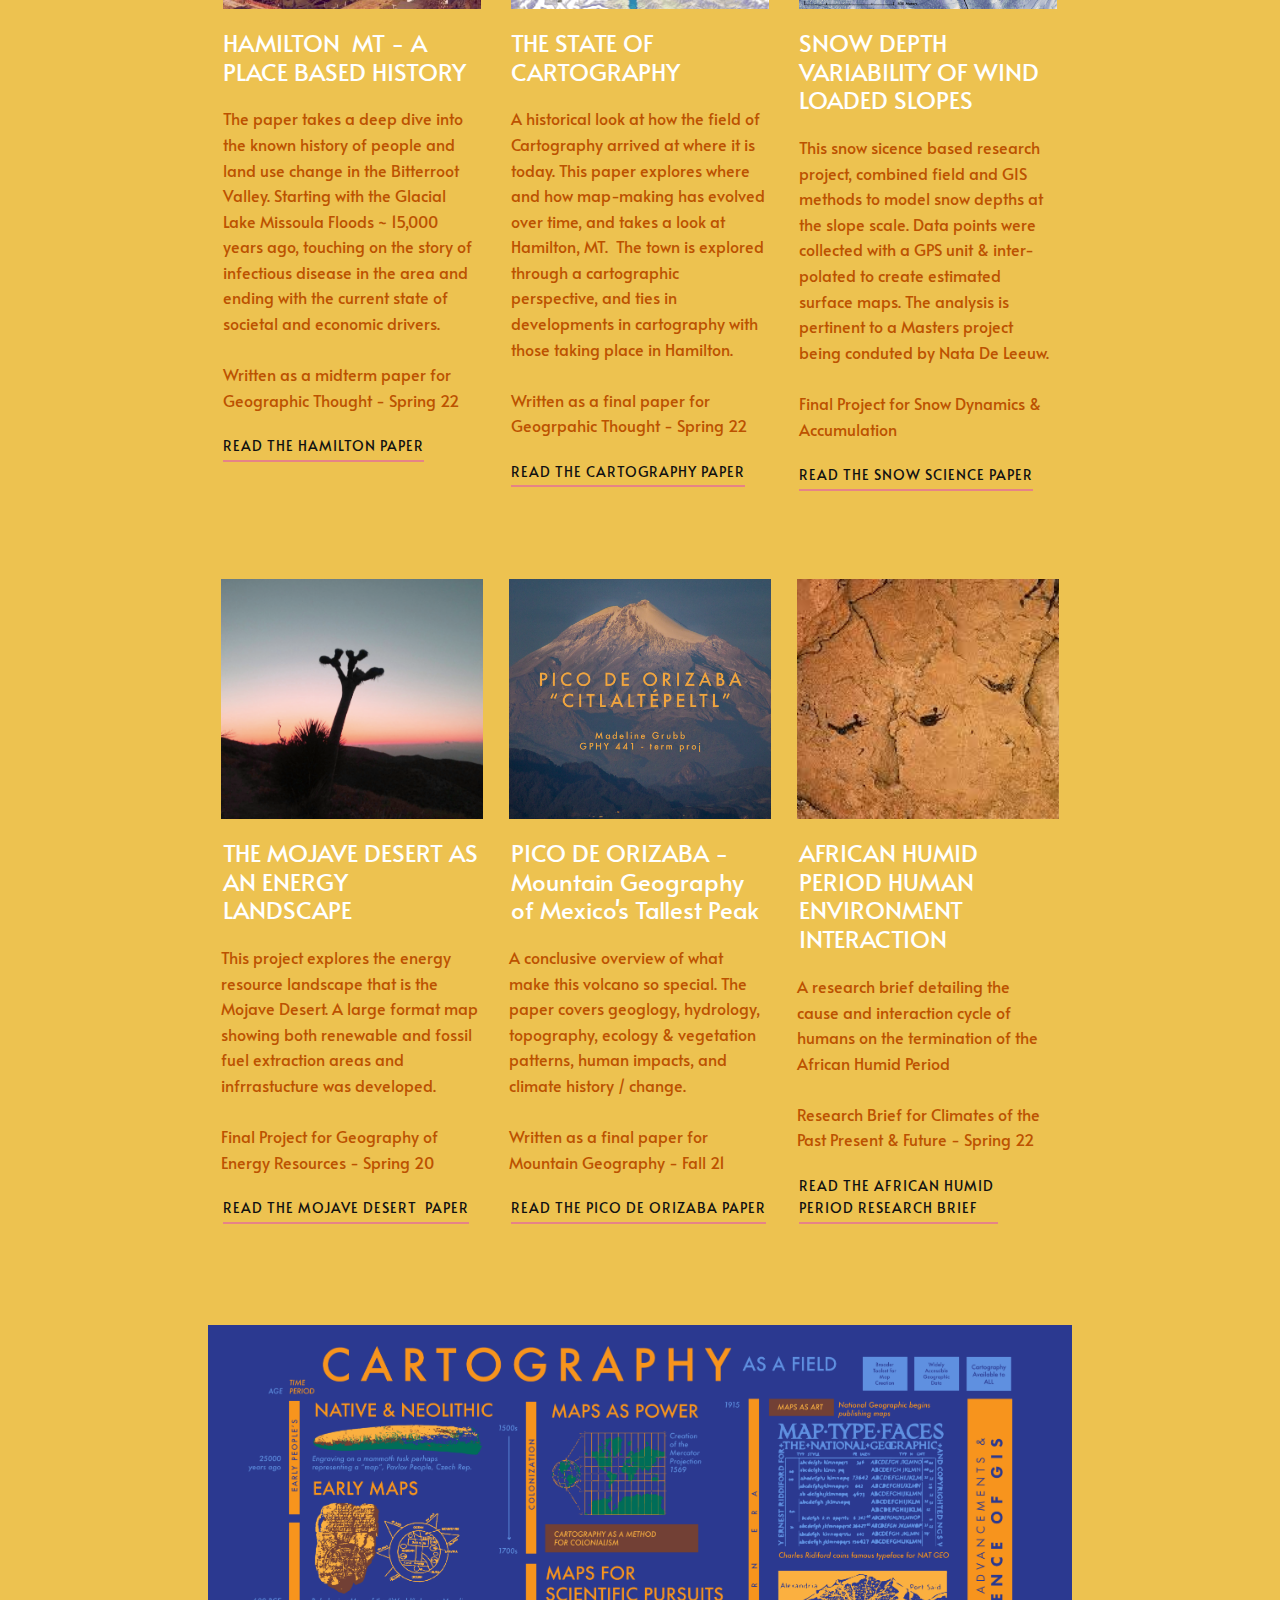
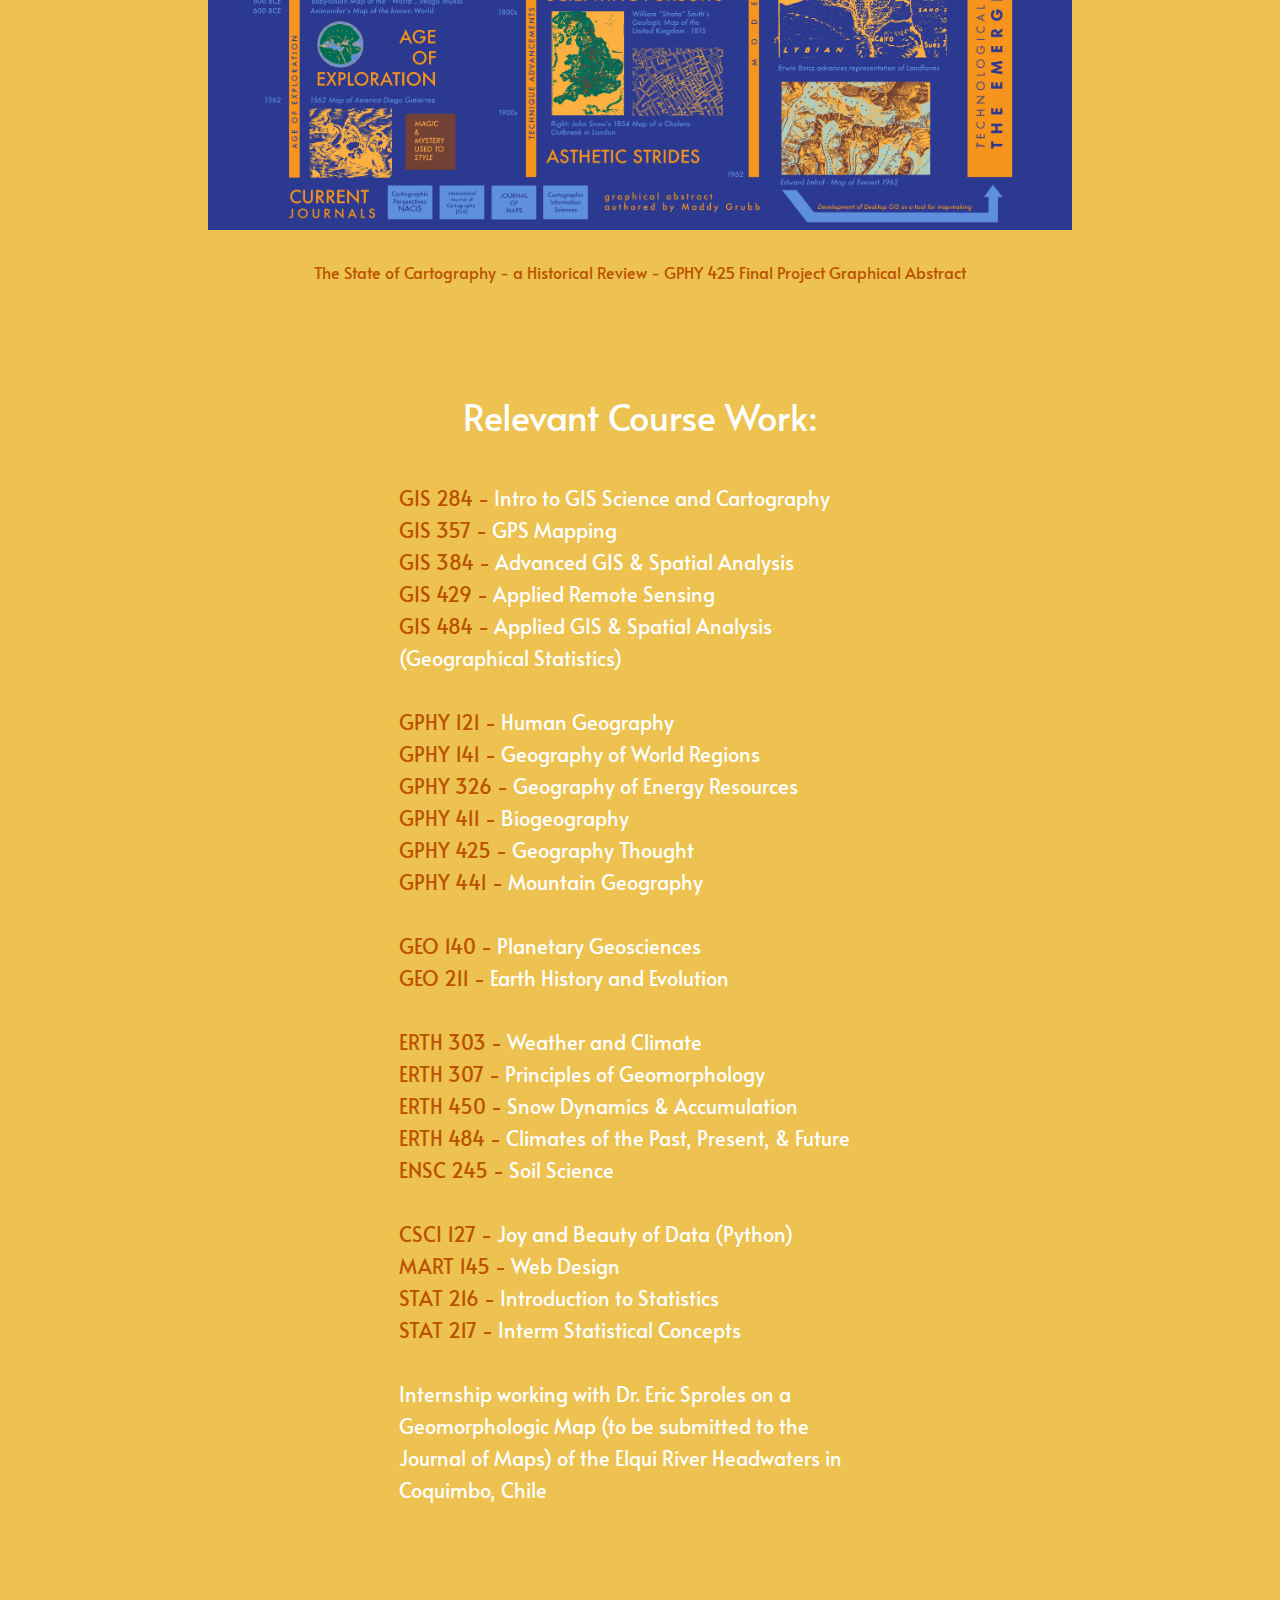
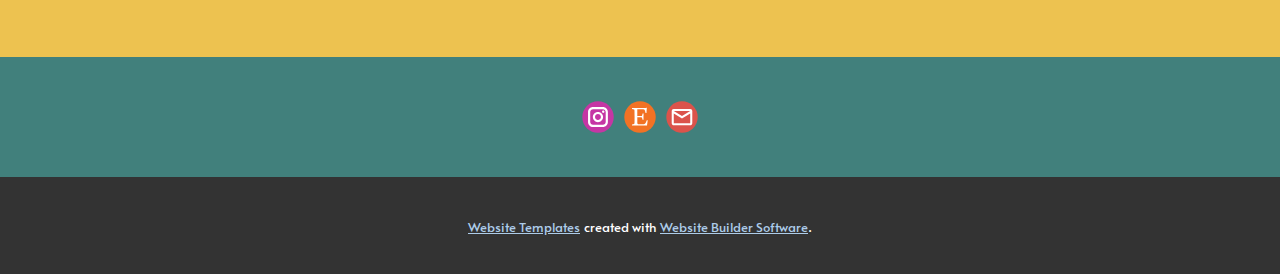
<file: Schoolwork.html>
<!DOCTYPE html>
<html style="font-size: 16px;" lang="en">
  <head>
    <meta name="viewport" content="width=device-width, initial-scale=1.0">
    <meta charset="utf-8">
    <meta name="keywords" content="My Montana State University Journey">
    <meta name="description" content="">
    <meta name="page_type" content="np-template-header-footer-from-plugin">
    <title>Schoolwork</title>
    <link rel="stylesheet" href="nicepage.css" media="screen">
<link rel="stylesheet" href="Schoolwork.css" media="screen">
    <script class="u-script" type="text/javascript" src="jquery.js" defer=""></script>
    <script class="u-script" type="text/javascript" src="nicepage.js" defer=""></script>
    <meta name="generator" content="Nicepage 4.9.5, nicepage.com">
    <link id="u-theme-google-font" rel="stylesheet" href="https://fonts.googleapis.com/css?family=Roboto:100,100i,300,300i,400,400i,500,500i,700,700i,900,900i|Open+Sans:300,300i,400,400i,500,500i,600,600i,700,700i,800,800i">
    <link id="u-page-google-font" rel="stylesheet" href="https://fonts.googleapis.com/css?family=Alata:400">
    
    
    
    
    
    
    <script type="application/ld+json">{
		"@context": "http://schema.org",
		"@type": "Organization",
		"name": "Site1",
		"sameAs": [
				"https://www.instagram.com/maddy_grubb_maps/",
				"https://www.etsy.com/shop/MaddyGrubbMaps",
				"mailto:maddygrubbmaps@gmail.com"
		]
}</script>
    <meta name="theme-color" content="#478ac9">
    <meta property="og:title" content="Schoolwork">
    <meta property="og:description" content="">
    <meta property="og:type" content="website">
  </head>
  <body class="u-body u-xl-mode"><header class="u-clearfix u-custom-color-2 u-header u-sticky u-sticky-a775 u-header" id="sec-a639"><div class="u-clearfix u-sheet u-sheet-1">
        <nav class="u-align-center u-menu u-menu-dropdown u-offcanvas u-menu-1" data-position="">
          <div class="menu-collapse u-custom-font" style="font-size: 1rem; letter-spacing: 0px; font-family: Alata; font-weight: 700;">
            <a class="u-button-style u-custom-left-right-menu-spacing u-custom-padding-bottom u-custom-text-active-color u-custom-text-color u-custom-text-hover-color u-custom-top-bottom-menu-spacing u-nav-link u-text-active-palette-1-base u-text-hover-palette-2-base" href="#">
              <svg class="u-svg-link" viewBox="0 0 24 24"><use xmlns:xlink="http://www.w3.org/1999/xlink" xlink:href="#menu-hamburger"></use></svg>
              <svg class="u-svg-content" version="1.1" id="menu-hamburger" viewBox="0 0 16 16" x="0px" y="0px" xmlns:xlink="http://www.w3.org/1999/xlink" xmlns="http://www.w3.org/2000/svg"><g><rect y="1" width="16" height="2"></rect><rect y="7" width="16" height="2"></rect><rect y="13" width="16" height="2"></rect>
</g></svg>
            </a>
          </div>
          <div class="u-custom-menu u-nav-container">
            <ul class="u-custom-font u-nav u-unstyled u-nav-1"><li class="u-nav-item"><a class="u-button-style u-nav-link u-text-active-white u-text-custom-color-3 u-text-hover-custom-color-3" href="Home.html" style="padding: 10px 20px;">Home</a>
</li><li class="u-nav-item"><a class="u-button-style u-nav-link u-text-active-white u-text-custom-color-3 u-text-hover-custom-color-3" href="Portfolio.html" style="padding: 10px 20px;">Portfolio</a>
</li><li class="u-nav-item"><a class="u-button-style u-nav-link u-text-active-white u-text-custom-color-3 u-text-hover-custom-color-3" href="https://www.etsy.com/shop/MaddyGrubbMaps?ref=seller-platform-mcnav" target="_blank" style="padding: 10px 20px;">Etsy</a>
</li><li class="u-nav-item"><a class="u-button-style u-nav-link u-text-active-white u-text-custom-color-3 u-text-hover-custom-color-3" href="Contact.html" style="padding: 10px 20px;">Contact</a>
</li><li class="u-nav-item"><a class="u-button-style u-nav-link u-text-active-white u-text-custom-color-3 u-text-hover-custom-color-3" href="Schoolwork.html" style="padding: 10px 20px;">Schoolwork</a>
</li></ul>
          </div>
          <div class="u-custom-menu u-nav-container-collapse">
            <div class="u-black u-container-style u-inner-container-layout u-opacity u-opacity-95 u-sidenav">
              <div class="u-inner-container-layout u-sidenav-overflow">
                <div class="u-menu-close"></div>
                <ul class="u-align-center u-nav u-popupmenu-items u-unstyled u-nav-2"><li class="u-nav-item"><a class="u-button-style u-nav-link" href="Home.html" style="padding: 10px 20px;">Home</a>
</li><li class="u-nav-item"><a class="u-button-style u-nav-link" href="Portfolio.html" style="padding: 10px 20px;">Portfolio</a>
</li><li class="u-nav-item"><a class="u-button-style u-nav-link" href="https://www.etsy.com/shop/MaddyGrubbMaps?ref=seller-platform-mcnav" target="_blank" style="padding: 10px 20px;">Etsy</a>
</li><li class="u-nav-item"><a class="u-button-style u-nav-link" href="Contact.html" style="padding: 10px 20px;">Contact</a>
</li><li class="u-nav-item"><a class="u-button-style u-nav-link" href="Schoolwork.html" style="padding: 10px 20px;">Schoolwork</a>
</li></ul>
              </div>
            </div>
            <div class="u-black u-menu-overlay u-opacity u-opacity-70"></div>
          </div>
        </nav>
      </div></header>
    <section class="u-clearfix u-custom-color-2 u-section-1" id="sec-9fba">
      <div class="u-clearfix u-sheet u-valign-middle u-sheet-1">
        <h2 class="u-text u-text-default u-text-1">My Montana State University Journey</h2>
      </div>
    </section>
    <section class="u-clearfix u-custom-color-2 u-section-2" id="sec-c5e1">
      <div class="u-clearfix u-sheet u-sheet-1">
        <div class="u-clearfix u-gutter-34 u-layout-wrap u-layout-wrap-1">
          <div class="u-gutter-0 u-layout">
            <div class="u-layout-row">
              <div class="u-size-31-sm u-size-31-xs u-size-34-lg u-size-34-xl u-size-60-md">
                <div class="u-layout-row">
                  <div class="u-align-left u-container-style u-image u-layout-cell u-left-cell u-size-60 u-image-1" src="" data-image-width="1157" data-image-height="1301">
                    <div class="u-container-layout u-valign-middle u-container-layout-1" src=""></div>
                  </div>
                </div>
              </div>
              <div class="u-size-26-lg u-size-26-xl u-size-29-sm u-size-29-xs u-size-60-md">
                <div class="u-layout-col">
                  <div class="u-align-left u-container-style u-image u-layout-cell u-right-cell u-size-40 u-image-2" data-image-width="1600" data-image-height="1200">
                    <div class="u-container-layout u-valign-middle u-container-layout-2" src=""></div>
                  </div>
                  <div class="u-align-left u-container-style u-layout-cell u-right-cell u-size-20 u-layout-cell-3" src="">
                    <div class="u-container-layout u-container-layout-3">
                      <p class="u-text u-text-custom-color-3 u-text-1">I decided to come to Montana State because of the wonderful access to run trails and climb peaks right out the door. I have pursued my bachelors of science in Physical Geography and am graduating in the summer of 2022. I have primarily focused on fostering a deep understanding of cartographic and data visualization.<br>
                        <br>Not only have I learned alot about myself during my time here, but I have also been able to develop a broad understanding of Earth Sciences, and have had the opportunity to be apart of many incredble field, and geospatial based projects in many fields.
                      </p>
                    </div>
                  </div>
                </div>
              </div>
            </div>
          </div>
        </div>
        <p class="u-text u-text-2">I came to school in 2018, fresh off the Pacific Crest Trail, with a basic understanding of open source map-making using a combinatiaon of tools in QGIS, Blender and Adobe. I have been able to further all these skills, incorporate in depth analysis to my maps, and work on projects in ArcGIS Pro, Mapbox, Story Maps, and have picked up a little bit of python and coding know-how. I've been able to meet some incredible mentors here, (and out on the trails!) who have encouraged me in my education and career.&nbsp;<br>
          <br>My main goal with mapping, and part of the reason why I love it so much is I get to connect science, art and emotion, through a medium totally unlike any other. Cartographic possibilites are endless, and the art of data visualization through maps is constantly evolving.
        </p>
      </div>
    </section>
    <section class="u-clearfix u-custom-color-2 u-section-3" id="sec-6f5f">
      <div class="u-clearfix u-sheet u-sheet-1">
        <h2 class="u-text u-text-default u-text-1">Research Papers &amp; Projects</h2>
        <div class="u-list u-list-1">
          <div class="u-repeater u-repeater-1">
            <div class="u-container-style u-list-item u-repeater-item">
              <div class="u-container-layout u-similar-container u-container-layout-1">
                <img alt="" class="u-expanded-width u-image u-image-default u-image-1" data-image-width="450" data-image-height="353" src="images/4445-3.jpeg" data-href="https://maddygrubbmaps.github.io/papers/HamiltonMT-GPHY425.pdf" data-target="_blank">
                <h4 class="u-text u-text-white u-text-2">HAMILTON&nbsp; MT - A PLACE BASED HISTORY</h4>
                <p class="u-text u-text-3">The paper takes a deep dive into the known history of people and land use change in the Bitterroot Valley. Starting with the Glacial Lake Missoula Floods ~ 15,000 years ago, touching on the story of infectious disease in the area and ending with the current state of societal and economic drivers.<br>
                  <br>Written as a midterm paper for Geographic Thought - Spring 22
                </p>
                <a href="https://maddygrubbmaps.github.io/papers/HamiltonMT-GPHY425.pdf" class="u-active-none u-border-2 u-border-hover-palette-2-base u-border-palette-2-light-1 u-btn u-button-style u-hover-none u-none u-text-body-color u-btn-1" target="_blank">Read the Hamilton Paper</a>
              </div>
            </div>
            <div class="u-container-style u-list-item u-repeater-item">
              <div class="u-container-layout u-similar-container u-container-layout-2">
                <img alt="" class="u-expanded-width u-image u-image-default u-image-2" data-image-width="281" data-image-height="500" src="images/Draft1.gif" data-href="https://maddygrubbmaps.github.io/papers/PicodeOrizaba-GPHY441.pdf">
                <h4 class="u-text u-text-white u-text-4">THE STATE OF CARTOGRAPHY&nbsp;</h4>
                <p class="u-text u-text-5">A historical look at how the field of Cartography arrived at where it is today. This paper explores where and how map-making has evolved over time, and takes a look at Hamilton, MT.&nbsp; The town is explored through a cartographic perspective, and ties in developments in cartography with those taking place in Hamilton.<br>
                  <br>Written as a final paper for Geogrpahic Thought - Spring 22
                </p>
                <a href="https://maddygrubbmaps.github.io/papers/StateofCartography_GPHY425.pdf" class="u-active-none u-border-2 u-border-hover-palette-2-base u-border-palette-2-light-1 u-btn u-button-style u-hover-none u-none u-text-body-color u-btn-2" target="_blank">Read the CARTOGRAPHY PAPER</a>
              </div>
            </div>
            <div class="u-container-style u-list-item u-repeater-item">
              <div class="u-container-layout u-similar-container u-container-layout-3">
                <img alt="" class="u-expanded-width u-image u-image-default u-image-3" data-image-width="1600" data-image-height="1508" src="images/Artboard13xcopy.png">
                <h4 class="u-text u-text-white u-text-6">SNOW DEPTH VARIABILITY OF WIND LOADED SLOPES</h4>
                <p class="u-text u-text-7">This snow sicence based research project, combined field and GIS methods to model snow depths at the slope scale. Data points were collected with a GPS unit &amp; inter-polated to create estimated surface maps. The analysis is pertinent to a Masters project being conduted by Nata De Leeuw.<br>
                  <br>Final Project for Snow Dynamics &amp; Accumulation
                </p>
                <a href="https://maddygrubbmaps.github.io/papers/SnowDepthVariability_ERTH450.pdf" class="u-active-none u-border-2 u-border-hover-palette-2-base u-border-palette-2-light-1 u-btn u-button-style u-hover-none u-none u-text-body-color u-btn-3" target="_blank">Read the snow science paper</a>
              </div>
            </div>
          </div>
        </div>
      </div>
    </section>
    <section class="u-clearfix u-custom-color-2 u-section-4" id="sec-563b">
      <div class="u-clearfix u-sheet u-sheet-1">
        <div class="u-list u-list-1">
          <div class="u-repeater u-repeater-1">
            <div class="u-container-style u-list-item u-repeater-item">
              <div class="u-container-layout u-similar-container u-container-layout-1">
                <img alt="" class="u-expanded-width u-image u-image-default u-image-1" data-image-width="755" data-image-height="566" src="images/ScreenShot2022-04-28at9.55.55AM.png" data-href="https://maddygrubbmaps.github.io/papers/HamiltonMT-GPHY425.pdf" data-target="_blank">
                <h4 class="u-text u-text-white u-text-1">THE MOJAVE DESERT AS AN ENERGY LANDSCAPE</h4>
                <p class="u-text u-text-2">This project explores the energy resource landscape that is the Mojave Desert. A large format map showing both renewable and fossil fuel extraction areas and infrrastucture was developed.<br>
                  <br>Final Project for Geography of Energy Resources - Spring 20
                </p>
                <a href="https://maddygrubbmaps.github.io/papers/MojaveEnergy_326.pdf" class="u-active-none u-align-left u-border-2 u-border-hover-palette-2-base u-border-palette-2-light-1 u-btn u-button-style u-hover-none u-none u-text-body-color u-btn-1" target="_blank">Read the MOJAVE DESERT&nbsp; Paper</a>
              </div>
            </div>
            <div class="u-container-style u-list-item u-repeater-item">
              <div class="u-container-layout u-similar-container u-container-layout-2">
                <img alt="" class="u-expanded-width u-image u-image-default u-image-2" data-image-width="1920" data-image-height="1080" src="images/Artboard1.png" data-href="https://maddygrubbmaps.github.io/papers/PicodeOrizaba-GPHY441.pdf">
                <h4 class="u-text u-text-white u-text-3">PICO DE ORIZABA - Mountain Geography of Mexico's Tallest Peak</h4>
                <p class="u-text u-text-4">A conclusive overview of what make this volcano so special. The paper covers geoglogy, hydrology, topography, ecology &amp; vegetation patterns, human impacts, and climate history / change.<br>
                  <br>Written as a final paper for Mountain Geography - Fall 21
                </p>
                <a href="https://maddygrubbmaps.github.io/papers/PicodeOrizaba-GPHY441.pdf" class="u-active-none u-align-left u-border-2 u-border-hover-palette-2-base u-border-palette-2-light-1 u-btn u-button-style u-hover-none u-none u-text-body-color u-btn-2" target="_blank">Read the Pico De Orizaba Paper</a>
              </div>
            </div>
            <div class="u-container-style u-list-item u-repeater-item">
              <div class="u-container-layout u-similar-container u-container-layout-3">
                <img alt="" class="u-expanded-width u-image u-image-default u-image-3" data-image-width="276" data-image-height="183" src="images/download.jpeg">
                <h4 class="u-text u-text-white u-text-5">AFRICAN HUMID PERIOD HUMAN ENVIRONMENT INTERACTION</h4>
                <p class="u-text u-text-6">A research brief detailing the cause and interaction cycle of humans on the termination of the African Humid Period<br>
                  <br>Research Brief for Climates of the Past Present &amp; Future - Spring 22
                </p>
                <a href="https://maddygrubbmaps.github.io/papers/AfricanHumidPeriod_ERTH484.pdf" class="u-active-none u-align-left u-border-2 u-border-hover-palette-2-base u-border-palette-2-light-1 u-btn u-button-style u-hover-none u-none u-text-body-color u-btn-3" target="_blank">Read the AFRICAN HUMID&nbsp;<br>PERIOD RESEARCH BRIEF
                </a>
              </div>
            </div>
          </div>
        </div>
        <img class="u-image u-image-default u-image-4" src="images/carto_abstract-01.png" alt="" data-image-width="1600" data-image-height="1057">
        <p class="u-text u-text-default u-text-7">The State of Cartography - a Historical Review - GPHY 425 Final Project Graphical Abstract</p>
      </div>
    </section>
    <section class="u-clearfix u-custom-color-2 u-section-5" id="sec-77e9">
      <div class="u-clearfix u-sheet u-sheet-1">
        <h2 class="u-align-center u-text u-text-1">Relevant Course Work:</h2>
        <p class="u-text u-text-white u-text-2">
          <span class="u-text-custom-color-3">GIS 284 -</span> Intro to GIS Science and Cartography<br>
          <span class="u-text-custom-color-3">GIS 357 -</span> GPS Mapping<br>
          <span class="u-text-custom-color-3">GIS 384 -</span> Advanced GIS &amp; Spatial Analysis<br>
          <span class="u-text-custom-color-3">GIS 429 -</span> Applied Remote Sensing<br>
          <span class="u-text-custom-color-3">GIS 484 -</span> Applied GIS &amp; Spatial Analysis (Geographical Statistics)<br>
          <br>
          <span class="u-text-custom-color-3">GPHY 121 -</span> Human Geography<br>
          <span class="u-text-custom-color-3">GPHY 141 -</span> Geography of World Regions<br>
          <span class="u-text-custom-color-3">GPHY 326 -</span> Geography of Energy Resources<br>
          <span class="u-text-custom-color-3">GPHY 411 -</span> Biogeography<br>
          <span class="u-text-custom-color-3">GPHY 425 -</span> Geography Thought<br>
          <span class="u-text-custom-color-3">GPHY 441 -</span> Mountain Geography<br>
          <br>
          <span class="u-text-custom-color-3">GEO 140 -</span> Planetary Geosciences<br>
          <span class="u-text-custom-color-3">GEO 211 -</span> Earth History and Evolution<br>
          <br>
          <span class="u-text-custom-color-3">ERTH 303 -</span> Weather and Climate<br>
          <span class="u-text-custom-color-3">ERTH 307 - </span>Principles of Geomorphology<br>
          <span class="u-text-custom-color-3">ERTH 450 -</span> Snow Dynamics &amp; Accumulation<br>
          <span class="u-text-custom-color-3">ERTH 484 -</span> Climates of the Past, Present, &amp; Future<br>
          <span class="u-text-custom-color-3">ENSC 245 - </span>Soil Science<br>
          <br>
          <span class="u-text-custom-color-3">CSCI 127 -</span> Joy and Beauty of Data (Python)<br>
          <span class="u-text-custom-color-3">MART 145 -</span> Web Design<br>
          <span class="u-text-custom-color-3">STAT 216 -</span> Introduction to Statistics<br>
          <span class="u-text-custom-color-3">STAT 217 -</span> Interm Statistical Concepts<br>
          <br>Internship working with Dr. Eric Sproles on a Geomorphologic Map (to be submitted to the Journal of Maps) of the Elqui River Headwaters in Coquimbo, Chile
        </p>
      </div>
    </section>
    
    
    <footer class="u-clearfix u-footer u-palette-4-dark-2" id="sec-9662"><div class="u-clearfix u-sheet u-sheet-1">
        <div class="u-align-left u-social-icons u-spacing-10 u-social-icons-1">
          <a class="u-social-url" title="instagram" target="_blank" href="https://www.instagram.com/maddy_grubb_maps/"><span class="u-icon u-social-icon u-social-instagram u-icon-1"><svg class="u-svg-link" preserveAspectRatio="xMidYMin slice" viewBox="0 0 112 112" style=""><use xmlns:xlink="http://www.w3.org/1999/xlink" xlink:href="#svg-9d7c"></use></svg><svg class="u-svg-content" viewBox="0 0 112 112" x="0" y="0" id="svg-9d7c"><circle fill="currentColor" cx="56.1" cy="56.1" r="55"></circle><path fill="#FFFFFF" d="M55.9,38.2c-9.9,0-17.9,8-17.9,17.9C38,66,46,74,55.9,74c9.9,0,17.9-8,17.9-17.9C73.8,46.2,65.8,38.2,55.9,38.2
            z M55.9,66.4c-5.7,0-10.3-4.6-10.3-10.3c-0.1-5.7,4.6-10.3,10.3-10.3c5.7,0,10.3,4.6,10.3,10.3C66.2,61.8,61.6,66.4,55.9,66.4z"></path><path fill="#FFFFFF" d="M74.3,33.5c-2.3,0-4.2,1.9-4.2,4.2s1.9,4.2,4.2,4.2s4.2-1.9,4.2-4.2S76.6,33.5,74.3,33.5z"></path><path fill="#FFFFFF" d="M73.1,21.3H38.6c-9.7,0-17.5,7.9-17.5,17.5v34.5c0,9.7,7.9,17.6,17.5,17.6h34.5c9.7,0,17.5-7.9,17.5-17.5V38.8
            C90.6,29.1,82.7,21.3,73.1,21.3z M83,73.3c0,5.5-4.5,9.9-9.9,9.9H38.6c-5.5,0-9.9-4.5-9.9-9.9V38.8c0-5.5,4.5-9.9,9.9-9.9h34.5
            c5.5,0,9.9,4.5,9.9,9.9V73.3z"></path></svg></span>
          </a>
          <a class="u-social-url" target="_blank" data-type="Etsy" title="etsy" href="https://www.etsy.com/shop/MaddyGrubbMaps"><span class="u-icon u-social-etsy u-social-icon u-icon-2"><svg class="u-svg-link" preserveAspectRatio="xMidYMin slice" viewBox="0 0 112 112" style=""><use xmlns:xlink="http://www.w3.org/1999/xlink" xlink:href="#svg-2858"></use></svg><svg class="u-svg-content" viewBox="0 0 112 112" x="0" y="0" id="svg-2858"><circle fill="currentColor" cx="56.1" cy="56.1" r="55"></circle><path fill="#FFFFFF" d="M46.5,53.1V30.3c0-0.8,0.1-1.3,1.5-1.3h19.6c3.4,0,5.3,2.9,6.7,8.3l1.1,4.3h3.3C79.5,29.3,80,24,80,24
	s-8.4,0.9-13.4,0.9H41.5L28,24.5V28l4.5,0.8c3.2,0.6,3.9,1.3,4.2,4.1c0,0,0.3,8.4,0.3,22.3c0,13.9-0.3,22.2-0.3,22.2
	c0,2.5-1,3.5-4.2,4L28,82.5V86l13.5-0.4H64c5.1,0,16.8,0.4,16.8,0.4c0.3-3,2-16.8,2.2-18.3h-3.2l-3.3,7.5c-2.7,5.9-6.5,6.3-10.8,6.3
	H52.9c-4.3,0-6.3-1.7-6.3-5.3V57c0,0,9.4,0,12.6,0.3c2.4,0.2,3.9,0.8,4.6,4.1l1,4.4h3.7l-0.3-11l0.5-11.1h-3.7l-1.2,4.9
	c-0.8,3.2-1.3,3.8-4.6,4.1C55.5,53.1,46.5,53,46.5,53.1L46.5,53.1L46.5,53.1L46.5,53.1L46.5,53.1z"></path></svg></span>
          </a>
          <a class="u-social-url" target="_blank" data-type="Email" title="Email" href="mailto:maddygrubbmaps@gmail.com"><span class="u-icon u-social-email u-social-icon u-icon-3"><svg class="u-svg-link" preserveAspectRatio="xMidYMin slice" viewBox="0 0 112 112" style=""><use xmlns:xlink="http://www.w3.org/1999/xlink" xlink:href="#svg-aff1"></use></svg><svg class="u-svg-content" viewBox="0 0 112 112" x="0" y="0" id="svg-aff1"><circle fill="currentColor" cx="56.1" cy="56.1" r="55"></circle><path id="path3864" fill="#FFFFFF" d="M27.2,28h57.6c4,0,7.2,3.2,7.2,7.2l0,0v42.7c0,3.9-3.2,7.2-7.2,7.2l0,0H27.2
	c-4,0-7.2-3.2-7.2-7.2V35.2C20,31.1,23.2,28,27.2,28 M56,52.9l28.8-17.8H27.2L56,52.9 M27.2,77.7h57.6V43.5L56,61.3L27.2,43.5V77.7z
	"></path></svg></span>
          </a>
        </div>
      </div></footer>
    <section class="u-backlink u-clearfix u-grey-80">
      <a class="u-link" href="https://nicepage.com/website-templates" target="_blank">
        <span>Website Templates</span>
      </a>
      <p class="u-text">
        <span>created with</span>
      </p>
      <a class="u-link" href="" target="_blank">
        <span>Website Builder Software</span>
      </a>. 
    </section>
  </body>
</html>
</file>
